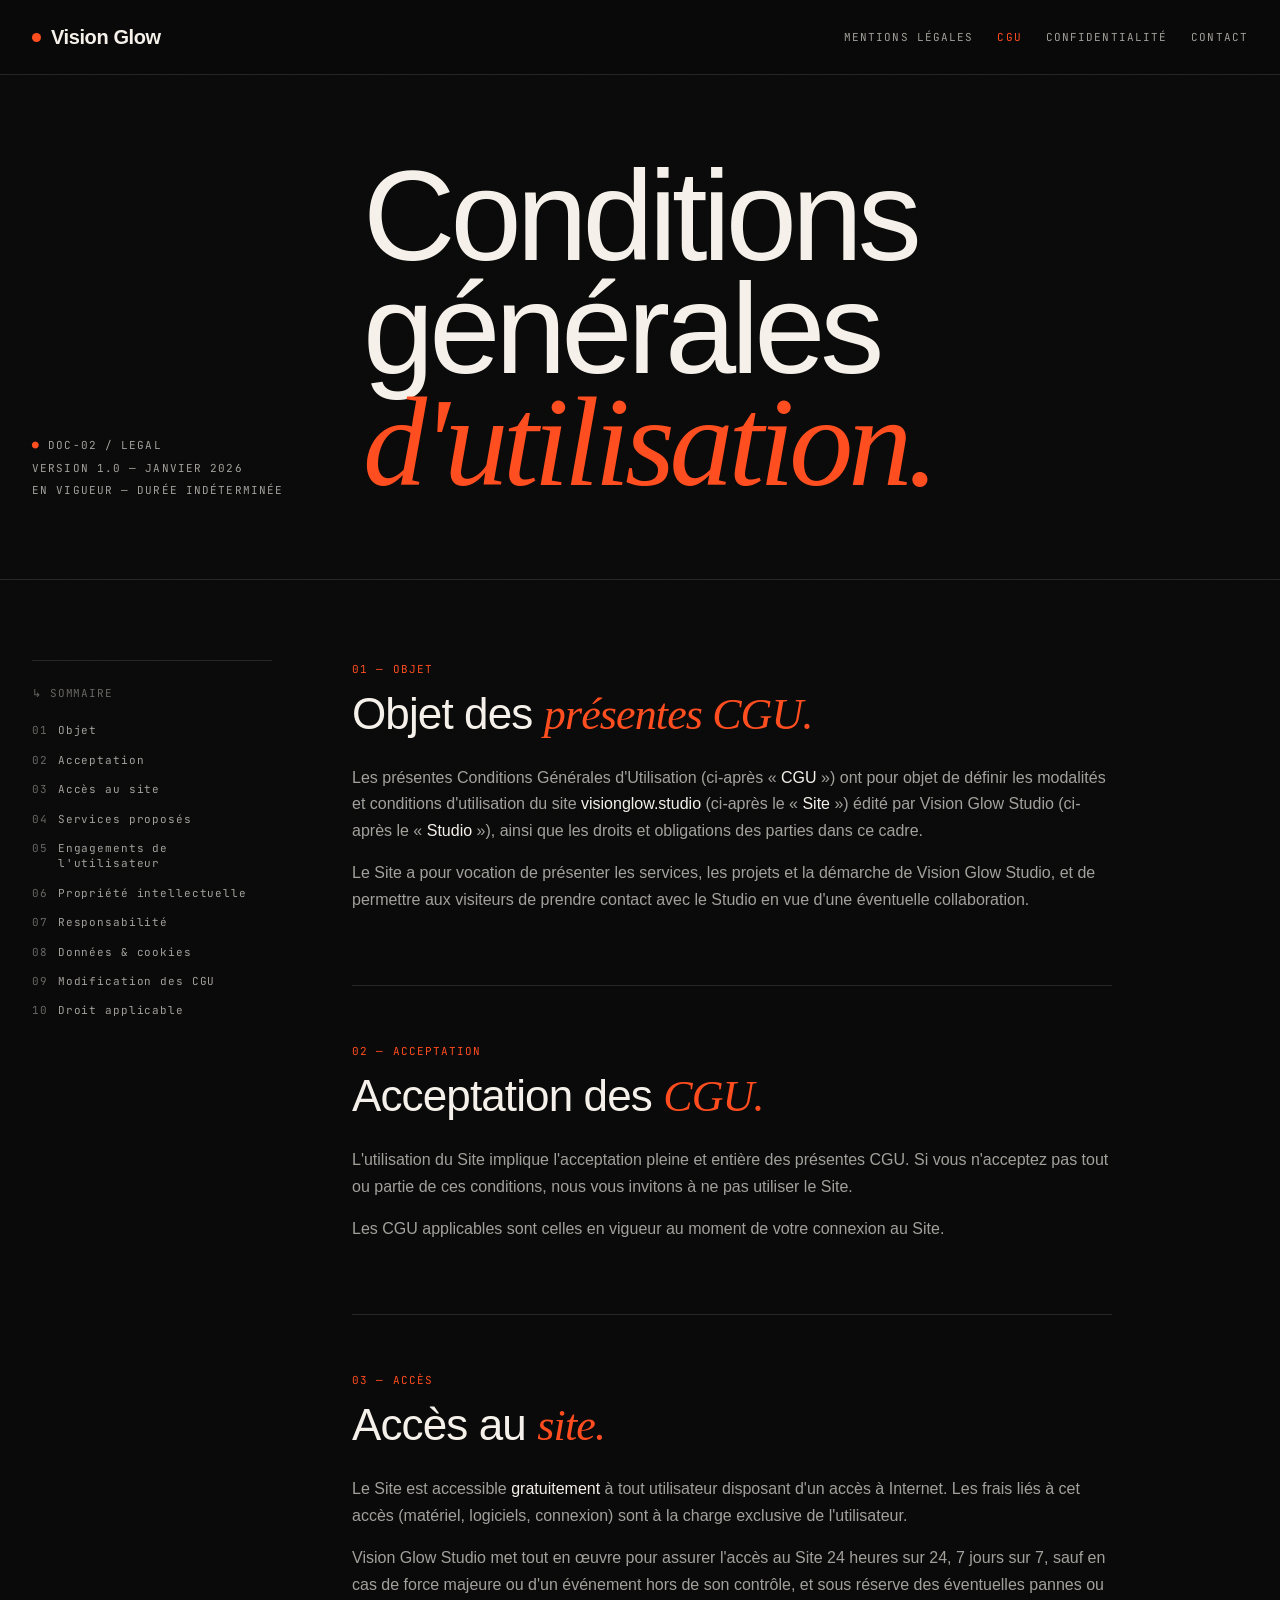
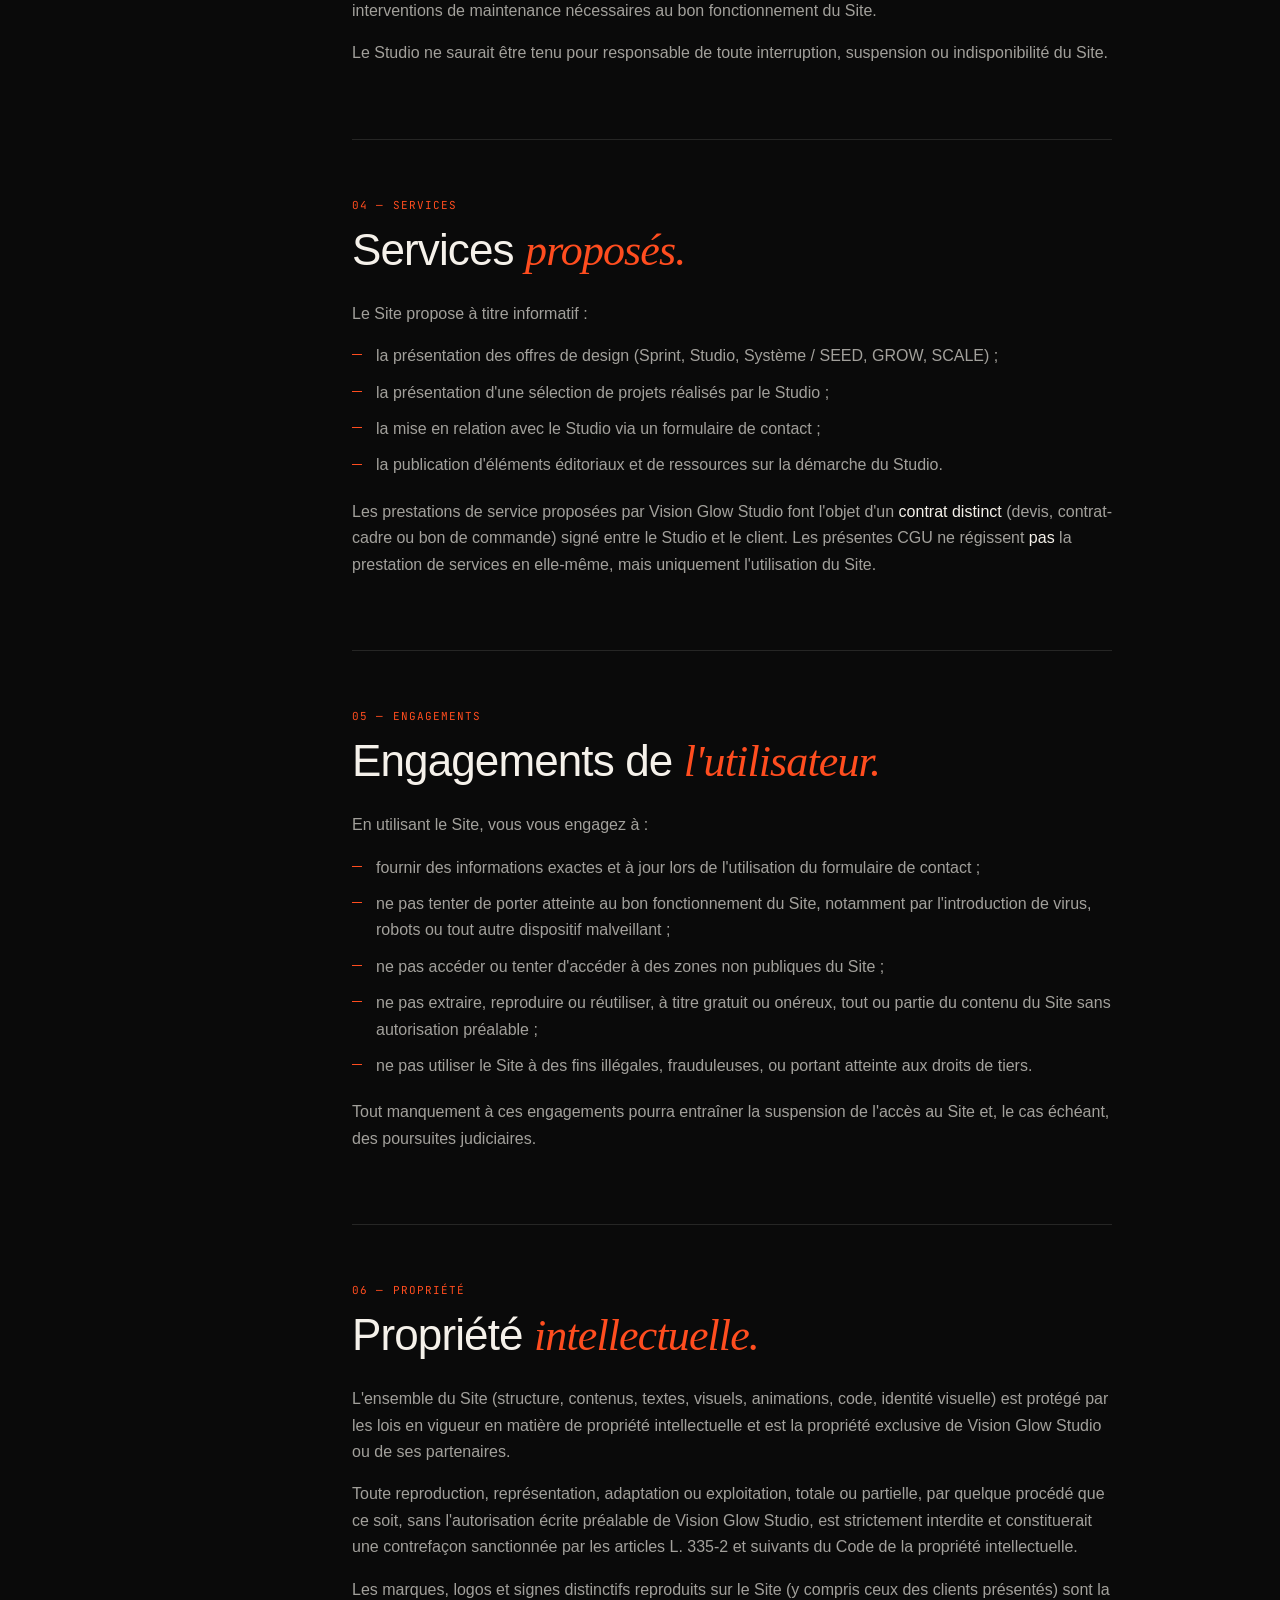
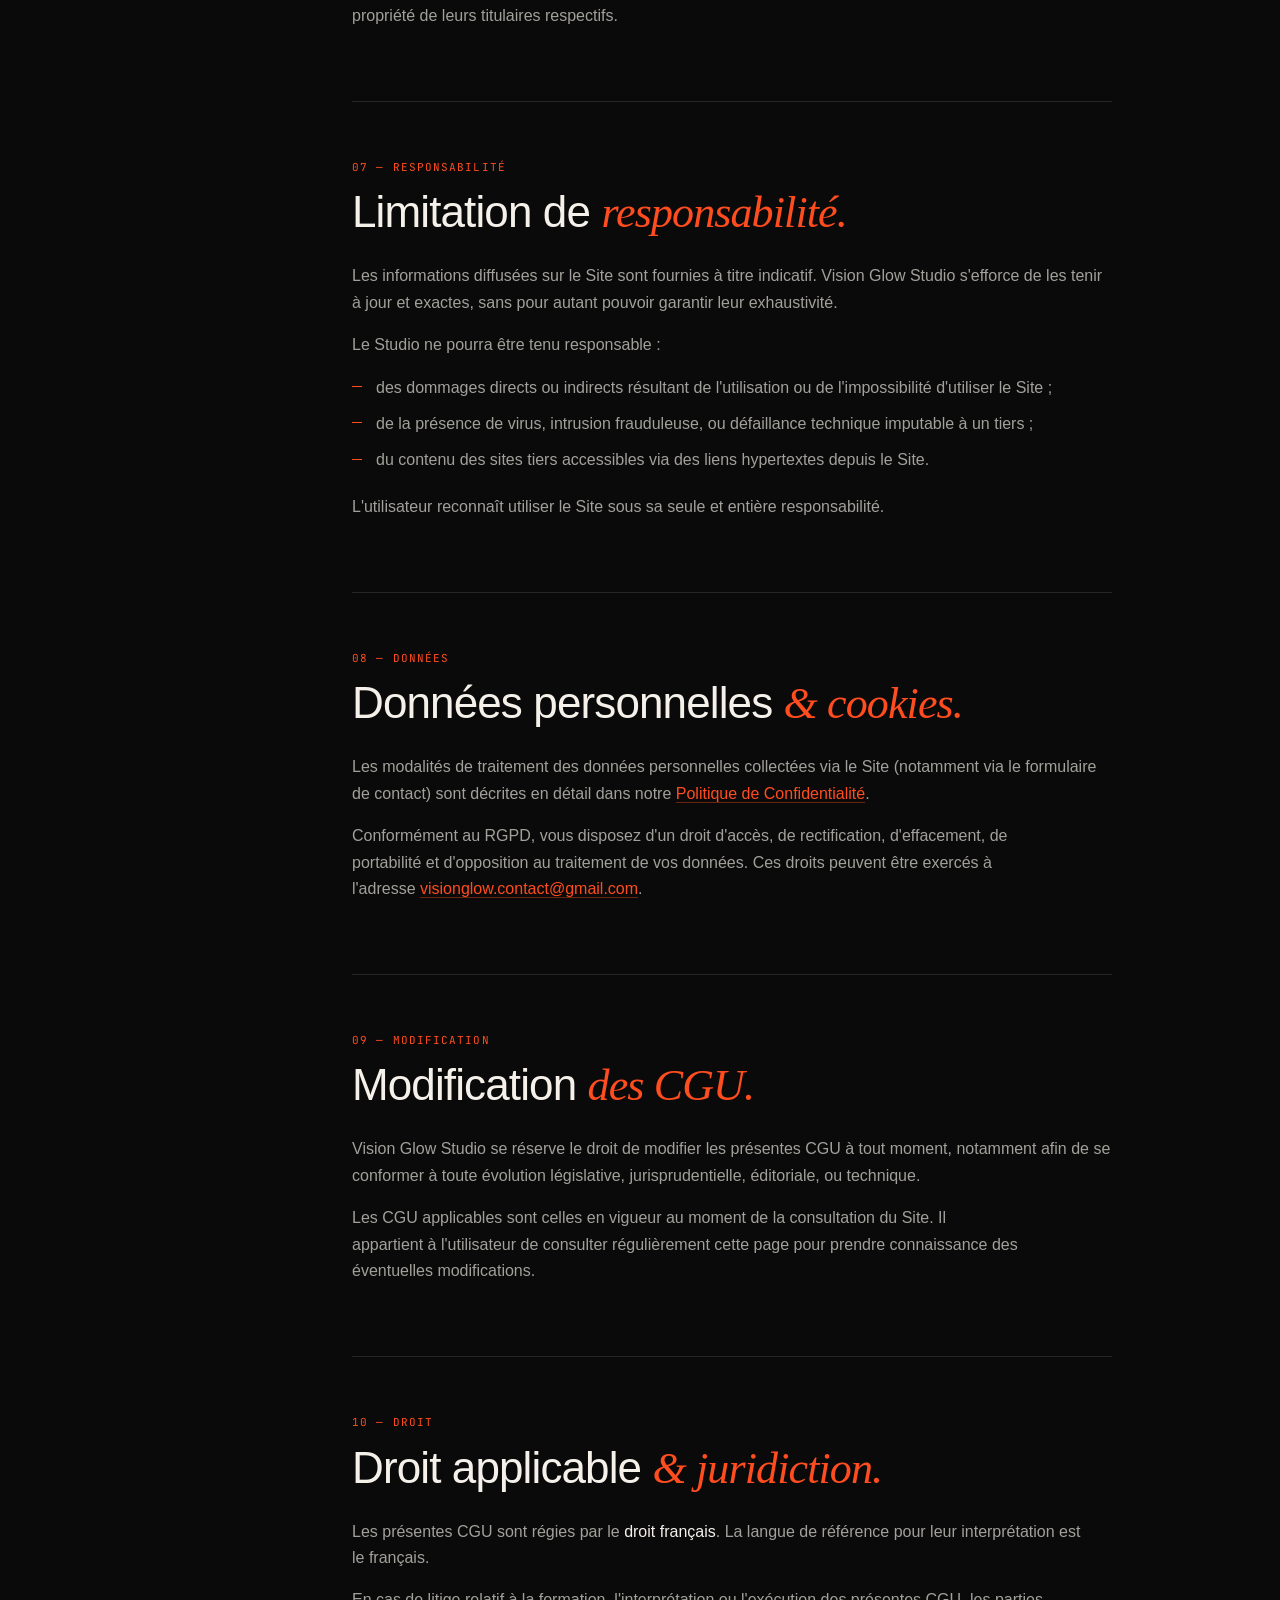
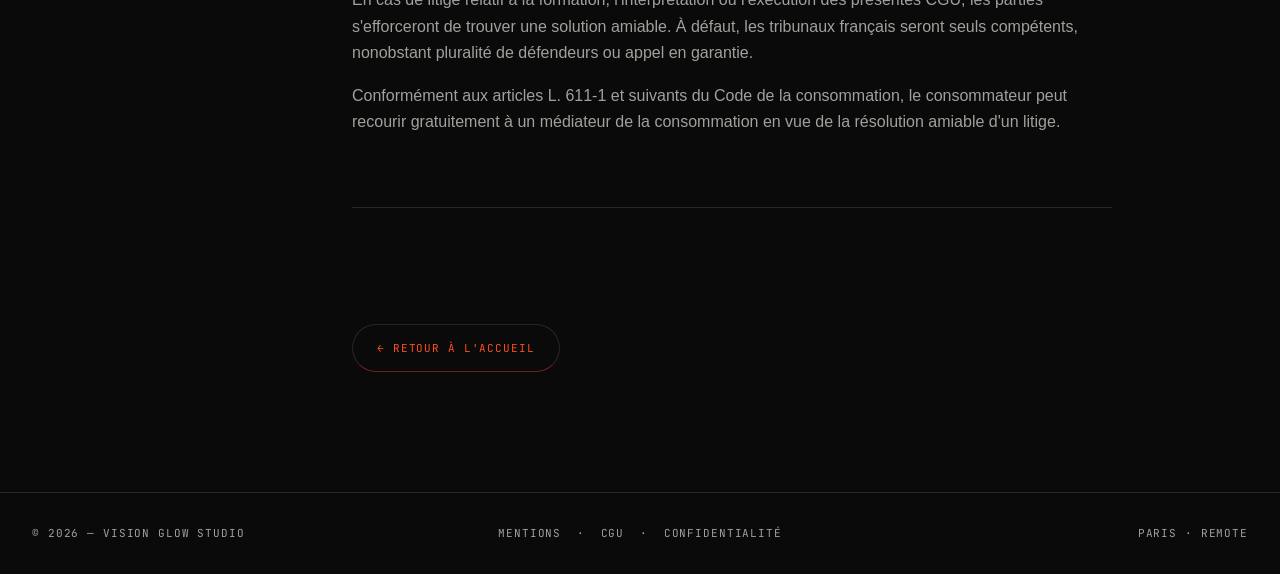
<file: cgu.html>
<!doctype html>
<html lang="fr">
<head>
  <meta charset="utf-8" />
  <link rel="icon" type="image/svg+xml" href="favicon.svg" />
  <meta name="viewport" content="width=device-width, initial-scale=1" />
  <meta name="description" content="Conditions Générales d'Utilisation du site Vision Glow Studio." />
  <meta name="robots" content="index, follow" />
  <title>CGU — Vision Glow</title>
  <link rel="preconnect" href="https://api.fontshare.com" crossorigin />
  <link href="https://api.fontshare.com/v2/css?f[]=clash-display@400,500,600,700&f[]=satoshi@300,400,500,700&display=swap" rel="stylesheet" />
  <link href="https://fonts.googleapis.com/css2?family=JetBrains+Mono:wght@400;500&display=swap" rel="stylesheet" />
  <link rel="stylesheet" href="styles.css" />
  <link rel="stylesheet" href="legal.css" />
</head>
<body>
  <div class="grain" aria-hidden="true"></div>

  <nav class="legal-nav">
    <a href="index.html" class="legal-nav-logo"><span class="dot"></span>Vision Glow</a>
    <div class="legal-nav-links">
      <a href="mentions-legales.html">Mentions Légales</a>
      <a href="cgu.html" class="is-current">CGU</a>
      <a href="politique-confidentialite.html">Confidentialité</a>
      <a href="index.html#contact">Contact</a>
    </div>
  </nav>

  <main class="legal-page">
    <header class="legal-hero">
      <div class="legal-hero-meta">
        <span><span class="dot">●</span> DOC-02 / LEGAL</span>
        <span>VERSION 1.0 — JANVIER 2026</span>
        <span>EN VIGUEUR — DURÉE INDÉTERMINÉE</span>
      </div>
      <h1>Conditions<br />générales<br /><em>d'utilisation.</em></h1>
    </header>

    <div class="legal-wrap">
      <aside class="legal-toc" aria-label="Sommaire">
        <span class="legal-toc-label">↳ Sommaire</span>
        <a href="#objet"><span class="n">01</span> Objet</a>
        <a href="#acceptation"><span class="n">02</span> Acceptation</a>
        <a href="#acces"><span class="n">03</span> Accès au site</a>
        <a href="#services"><span class="n">04</span> Services proposés</a>
        <a href="#engagement"><span class="n">05</span> Engagements de l'utilisateur</a>
        <a href="#propriete"><span class="n">06</span> Propriété intellectuelle</a>
        <a href="#responsabilite"><span class="n">07</span> Responsabilité</a>
        <a href="#donnees"><span class="n">08</span> Données &amp; cookies</a>
        <a href="#modif"><span class="n">09</span> Modification des CGU</a>
        <a href="#droit"><span class="n">10</span> Droit applicable</a>
      </aside>

      <article class="legal-content">

        <section id="objet">
          <span class="sec-num">01 — Objet</span>
          <h2>Objet des <em>présentes CGU.</em></h2>
          <p>Les présentes Conditions Générales d'Utilisation (ci-après « <strong>CGU</strong> ») ont pour objet de définir les modalités et conditions d'utilisation du site <strong>visionglow.studio</strong> (ci-après le « <strong>Site</strong> ») édité par Vision Glow Studio (ci-après le « <strong>Studio</strong> »), ainsi que les droits et obligations des parties dans ce cadre.</p>
          <p>Le Site a pour vocation de présenter les services, les projets et la démarche de Vision Glow Studio, et de permettre aux visiteurs de prendre contact avec le Studio en vue d'une éventuelle collaboration.</p>
        </section>

        <section id="acceptation">
          <span class="sec-num">02 — Acceptation</span>
          <h2>Acceptation des <em>CGU.</em></h2>
          <p>L'utilisation du Site implique l'acceptation pleine et entière des présentes CGU. Si vous n'acceptez pas tout ou partie de ces conditions, nous vous invitons à ne pas utiliser le Site.</p>
          <p>Les CGU applicables sont celles en vigueur au moment de votre connexion au Site.</p>
        </section>

        <section id="acces">
          <span class="sec-num">03 — Accès</span>
          <h2>Accès au <em>site.</em></h2>
          <p>Le Site est accessible <strong>gratuitement</strong> à tout utilisateur disposant d'un accès à Internet. Les frais liés à cet accès (matériel, logiciels, connexion) sont à la charge exclusive de l'utilisateur.</p>
          <p>Vision Glow Studio met tout en œuvre pour assurer l'accès au Site 24 heures sur 24, 7 jours sur 7, sauf en cas de force majeure ou d'un événement hors de son contrôle, et sous réserve des éventuelles pannes ou interventions de maintenance nécessaires au bon fonctionnement du Site.</p>
          <p>Le Studio ne saurait être tenu pour responsable de toute interruption, suspension ou indisponibilité du Site.</p>
        </section>

        <section id="services">
          <span class="sec-num">04 — Services</span>
          <h2>Services <em>proposés.</em></h2>
          <p>Le Site propose à titre informatif&nbsp;:</p>
          <ul>
            <li>la présentation des offres de design (Sprint, Studio, Système / SEED, GROW, SCALE)&nbsp;;</li>
            <li>la présentation d'une sélection de projets réalisés par le Studio&nbsp;;</li>
            <li>la mise en relation avec le Studio via un formulaire de contact&nbsp;;</li>
            <li>la publication d'éléments éditoriaux et de ressources sur la démarche du Studio.</li>
          </ul>
          <p>Les prestations de service proposées par Vision Glow Studio font l'objet d'un <strong>contrat distinct</strong> (devis, contrat-cadre ou bon de commande) signé entre le Studio et le client. Les présentes CGU ne régissent <strong>pas</strong> la prestation de services en elle-même, mais uniquement l'utilisation du Site.</p>
        </section>

        <section id="engagement">
          <span class="sec-num">05 — Engagements</span>
          <h2>Engagements de <em>l'utilisateur.</em></h2>
          <p>En utilisant le Site, vous vous engagez à&nbsp;:</p>
          <ul>
            <li>fournir des informations exactes et à jour lors de l'utilisation du formulaire de contact&nbsp;;</li>
            <li>ne pas tenter de porter atteinte au bon fonctionnement du Site, notamment par l'introduction de virus, robots ou tout autre dispositif malveillant&nbsp;;</li>
            <li>ne pas accéder ou tenter d'accéder à des zones non publiques du Site&nbsp;;</li>
            <li>ne pas extraire, reproduire ou réutiliser, à titre gratuit ou onéreux, tout ou partie du contenu du Site sans autorisation préalable&nbsp;;</li>
            <li>ne pas utiliser le Site à des fins illégales, frauduleuses, ou portant atteinte aux droits de tiers.</li>
          </ul>
          <p>Tout manquement à ces engagements pourra entraîner la suspension de l'accès au Site et, le cas échéant, des poursuites judiciaires.</p>
        </section>

        <section id="propriete">
          <span class="sec-num">06 — Propriété</span>
          <h2>Propriété <em>intellectuelle.</em></h2>
          <p>L'ensemble du Site (structure, contenus, textes, visuels, animations, code, identité visuelle) est protégé par les lois en vigueur en matière de propriété intellectuelle et est la propriété exclusive de Vision Glow Studio ou de ses partenaires.</p>
          <p>Toute reproduction, représentation, adaptation ou exploitation, totale ou partielle, par quelque procédé que ce soit, sans l'autorisation écrite préalable de Vision Glow Studio, est strictement interdite et constituerait une contrefaçon sanctionnée par les articles L. 335-2 et suivants du Code de la propriété intellectuelle.</p>
          <p>Les marques, logos et signes distinctifs reproduits sur le Site (y compris ceux des clients présentés) sont la propriété de leurs titulaires respectifs.</p>
        </section>

        <section id="responsabilite">
          <span class="sec-num">07 — Responsabilité</span>
          <h2>Limitation de <em>responsabilité.</em></h2>
          <p>Les informations diffusées sur le Site sont fournies à titre indicatif. Vision Glow Studio s'efforce de les tenir à jour et exactes, sans pour autant pouvoir garantir leur exhaustivité.</p>
          <p>Le Studio ne pourra être tenu responsable&nbsp;:</p>
          <ul>
            <li>des dommages directs ou indirects résultant de l'utilisation ou de l'impossibilité d'utiliser le Site&nbsp;;</li>
            <li>de la présence de virus, intrusion frauduleuse, ou défaillance technique imputable à un tiers&nbsp;;</li>
            <li>du contenu des sites tiers accessibles via des liens hypertextes depuis le Site.</li>
          </ul>
          <p>L'utilisateur reconnaît utiliser le Site sous sa seule et entière responsabilité.</p>
        </section>

        <section id="donnees">
          <span class="sec-num">08 — Données</span>
          <h2>Données personnelles <em>&amp; cookies.</em></h2>
          <p>Les modalités de traitement des données personnelles collectées via le Site (notamment via le formulaire de contact) sont décrites en détail dans notre <a href="politique-confidentialite.html">Politique de Confidentialité</a>.</p>
          <p>Conformément au RGPD, vous disposez d'un droit d'accès, de rectification, d'effacement, de portabilité et d'opposition au traitement de vos données. Ces droits peuvent être exercés à l'adresse <a href="mailto:visionglow.contact@gmail.com">visionglow.contact@gmail.com</a>.</p>
        </section>

        <section id="modif">
          <span class="sec-num">09 — Modification</span>
          <h2>Modification <em>des CGU.</em></h2>
          <p>Vision Glow Studio se réserve le droit de modifier les présentes CGU à tout moment, notamment afin de se conformer à toute évolution législative, jurisprudentielle, éditoriale, ou technique.</p>
          <p>Les CGU applicables sont celles en vigueur au moment de la consultation du Site. Il appartient à l'utilisateur de consulter régulièrement cette page pour prendre connaissance des éventuelles modifications.</p>
        </section>

        <section id="droit">
          <span class="sec-num">10 — Droit</span>
          <h2>Droit applicable <em>&amp; juridiction.</em></h2>
          <p>Les présentes CGU sont régies par le <strong>droit français</strong>. La langue de référence pour leur interprétation est le français.</p>
          <p>En cas de litige relatif à la formation, l'interprétation ou l'exécution des présentes CGU, les parties s'efforceront de trouver une solution amiable. À défaut, les tribunaux français seront seuls compétents, nonobstant pluralité de défendeurs ou appel en garantie.</p>
          <p>Conformément aux articles L. 611-1 et suivants du Code de la consommation, le consommateur peut recourir gratuitement à un médiateur de la consommation en vue de la résolution amiable d'un litige.</p>
        </section>

        <a href="index.html" class="legal-back">← Retour à l'accueil</a>
      </article>
    </div>

    <footer class="legal-foot">
      <div>© 2026 — Vision Glow Studio</div>
      <div class="center">
        <a href="mentions-legales.html">Mentions</a>
        &nbsp;·&nbsp;
        <a href="cgu.html">CGU</a>
        &nbsp;·&nbsp;
        <a href="politique-confidentialite.html">Confidentialité</a>
      </div>
      <div class="right">Paris · Remote</div>
    </footer>
  </main>
</body>
</html>
</file>
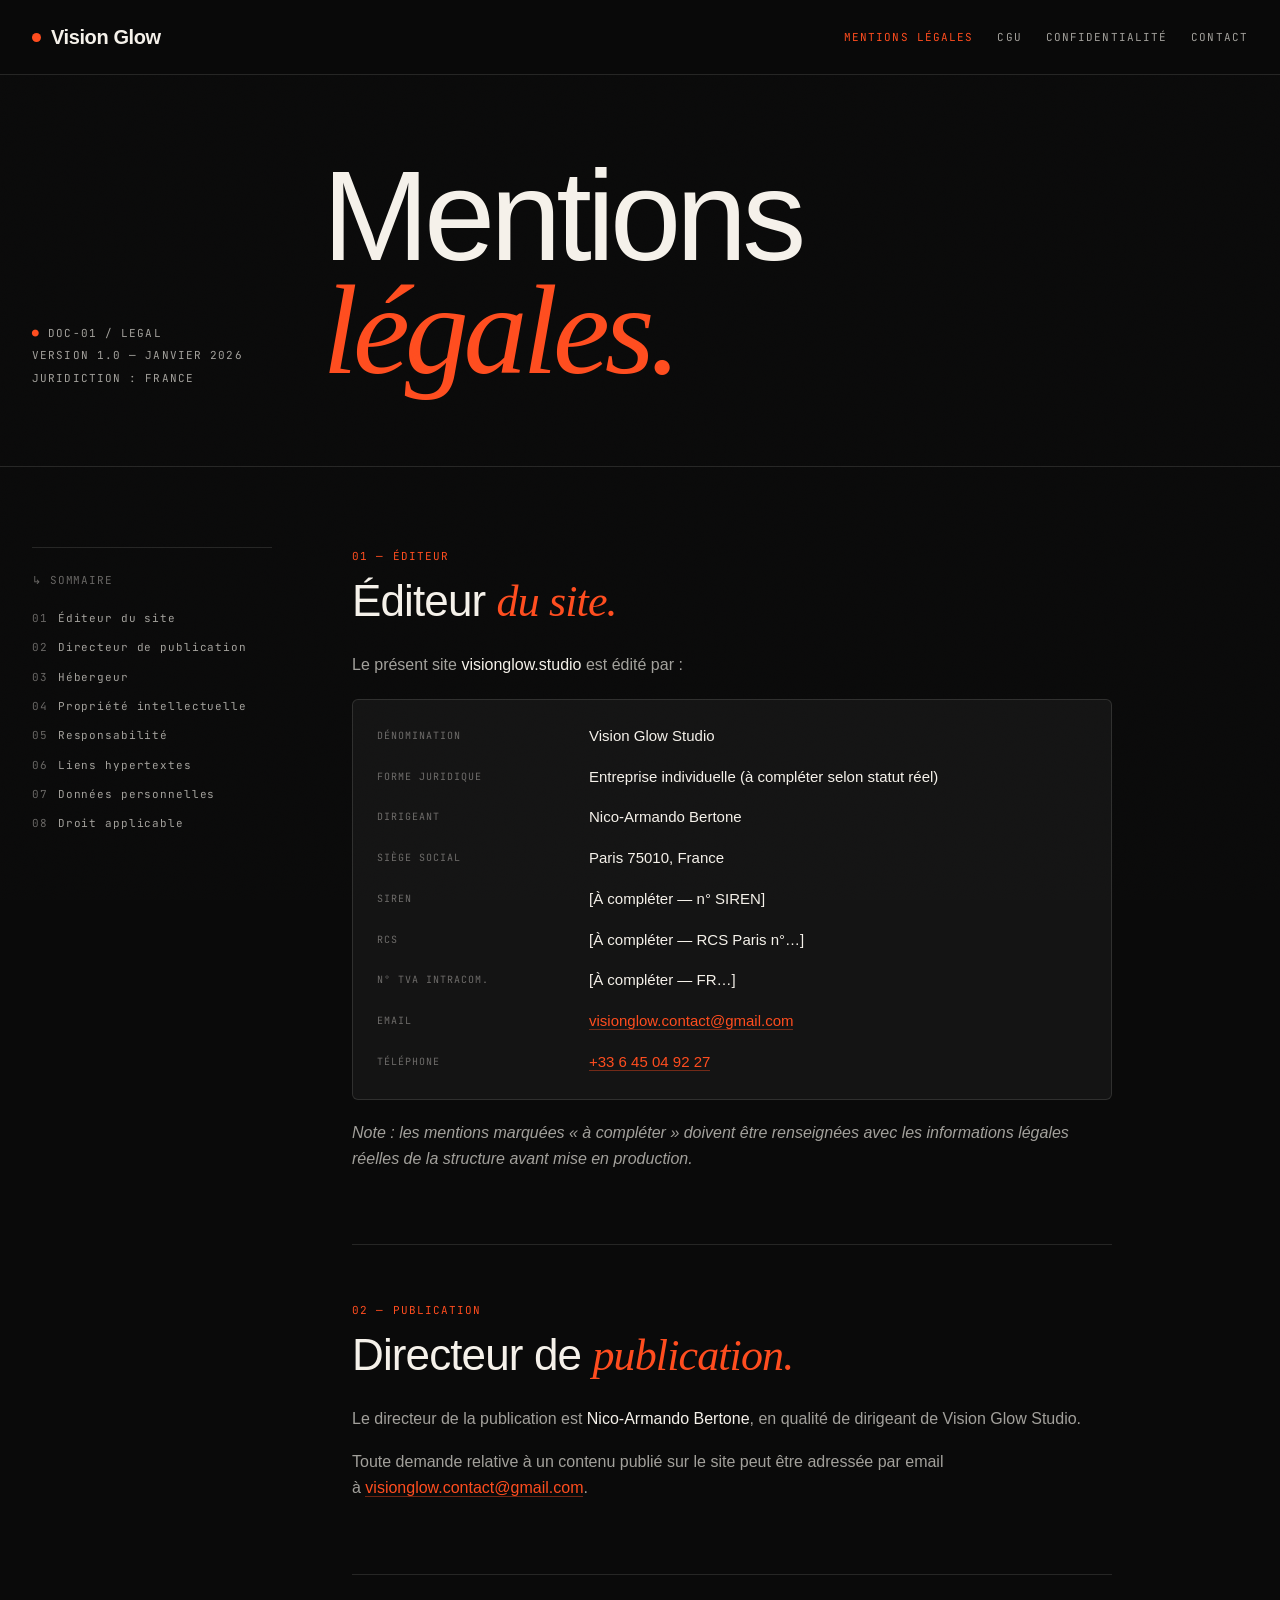
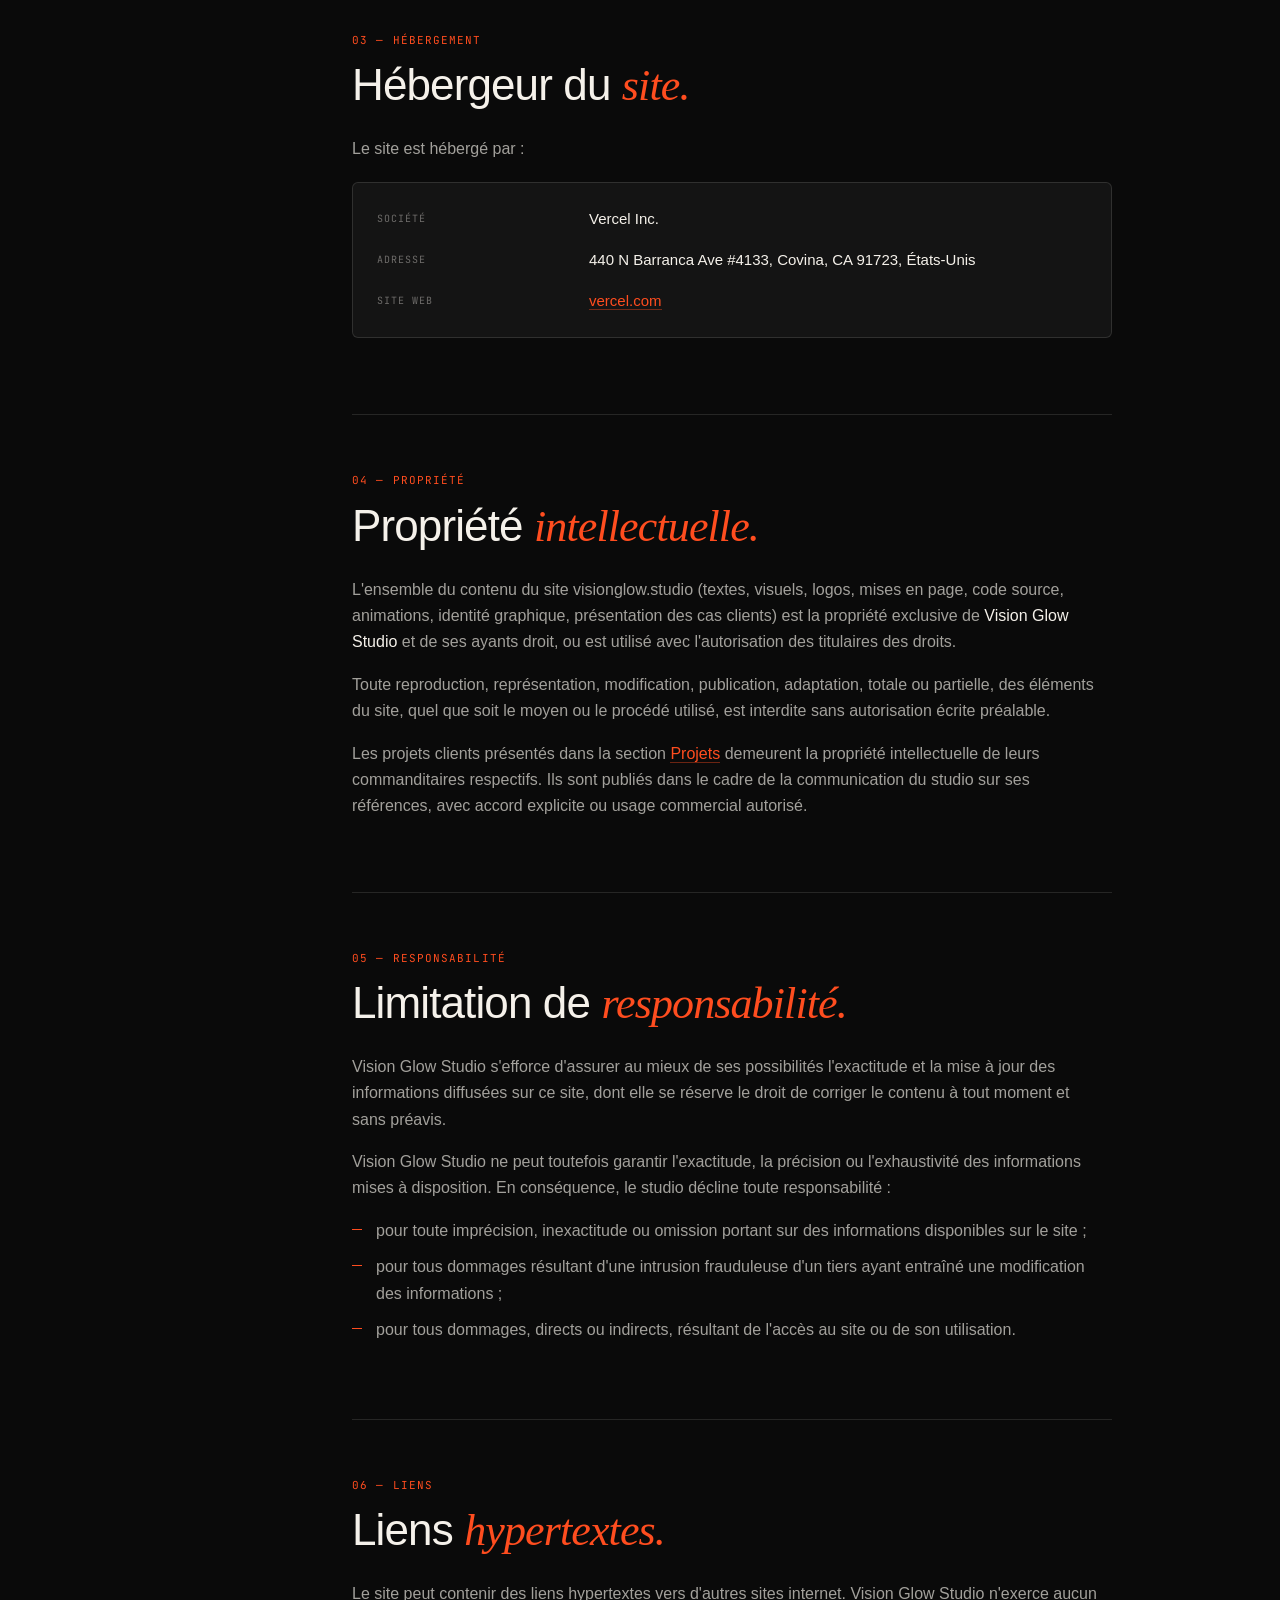
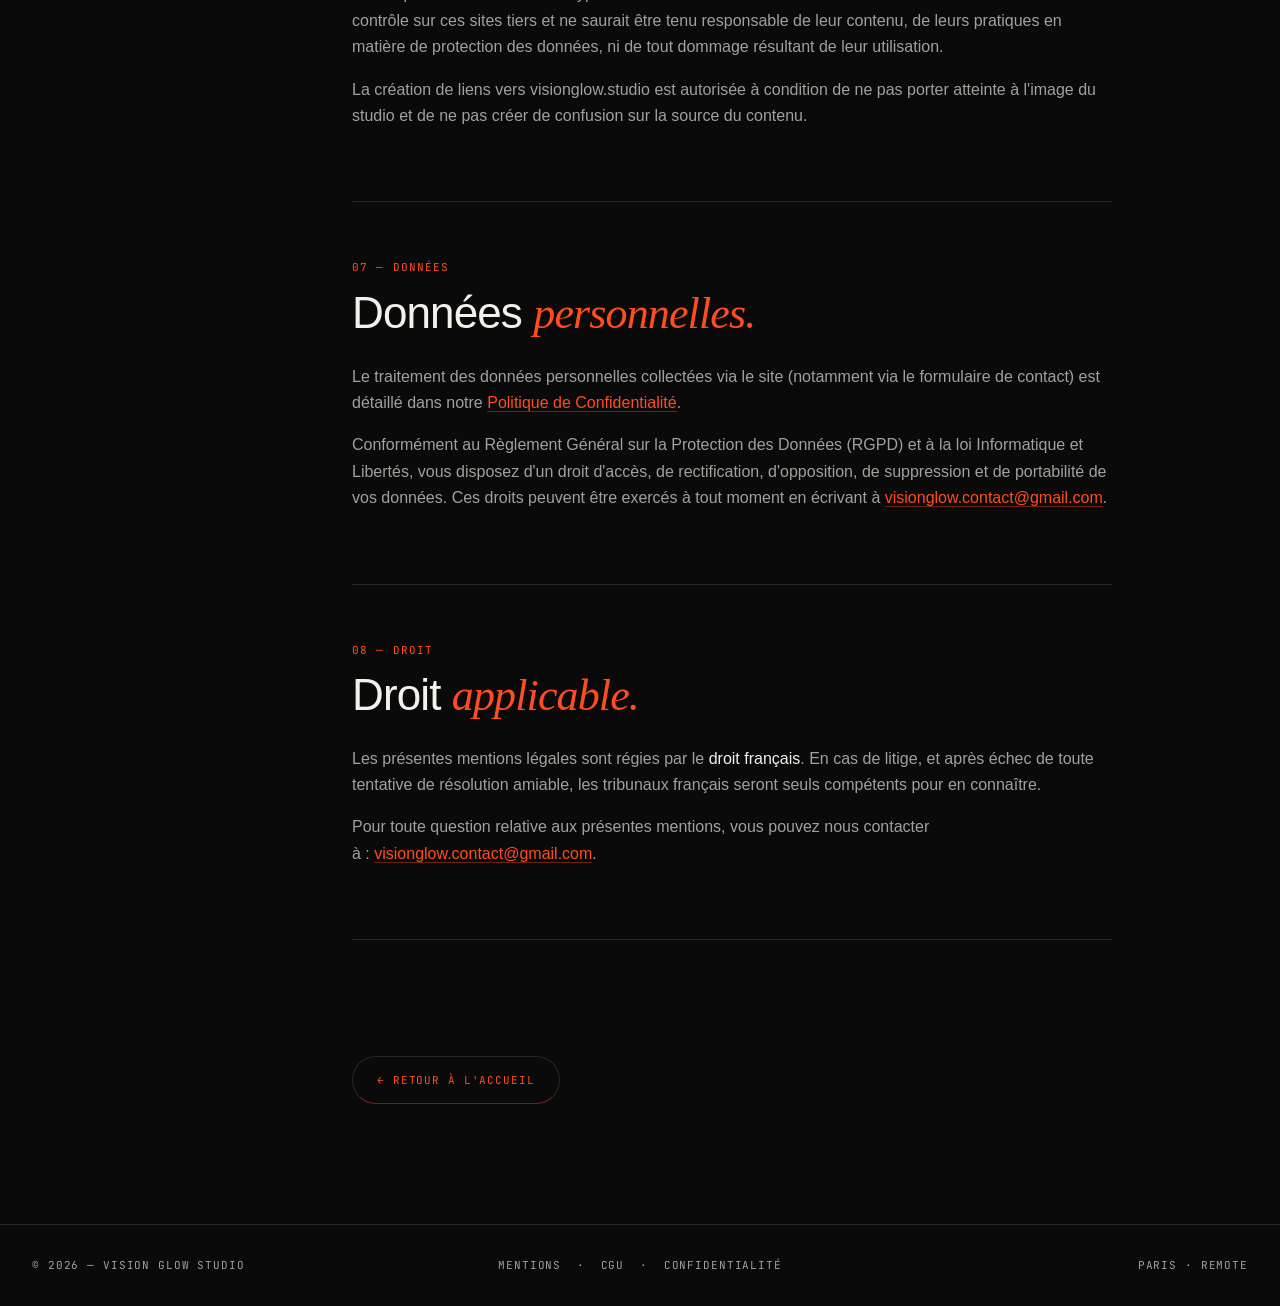
<file: mentions-legales.html>
<!doctype html>
<html lang="fr">
<head>
  <meta charset="utf-8" />
  <link rel="icon" type="image/svg+xml" href="favicon.svg" />
  <meta name="viewport" content="width=device-width, initial-scale=1" />
  <meta name="description" content="Mentions légales de Vision Glow Studio — éditeur, hébergeur, propriété intellectuelle." />
  <meta name="robots" content="index, follow" />
  <title>Mentions Légales — Vision Glow</title>
  <link rel="preconnect" href="https://api.fontshare.com" crossorigin />
  <link href="https://api.fontshare.com/v2/css?f[]=clash-display@400,500,600,700&f[]=satoshi@300,400,500,700&display=swap" rel="stylesheet" />
  <link href="https://fonts.googleapis.com/css2?family=JetBrains+Mono:wght@400;500&display=swap" rel="stylesheet" />
  <link rel="stylesheet" href="styles.css" />
  <link rel="stylesheet" href="legal.css" />
</head>
<body>
  <div class="grain" aria-hidden="true"></div>

  <nav class="legal-nav">
    <a href="index.html" class="legal-nav-logo"><span class="dot"></span>Vision Glow</a>
    <div class="legal-nav-links">
      <a href="mentions-legales.html" class="is-current">Mentions Légales</a>
      <a href="cgu.html">CGU</a>
      <a href="politique-confidentialite.html">Confidentialité</a>
      <a href="index.html#contact">Contact</a>
    </div>
  </nav>

  <main class="legal-page">
    <header class="legal-hero">
      <div class="legal-hero-meta">
        <span><span class="dot">●</span> DOC-01 / LEGAL</span>
        <span>VERSION 1.0 — JANVIER 2026</span>
        <span>JURIDICTION : FRANCE</span>
      </div>
      <h1>Mentions<br /><em>légales.</em></h1>
    </header>

    <div class="legal-wrap">
      <aside class="legal-toc" aria-label="Sommaire">
        <span class="legal-toc-label">↳ Sommaire</span>
        <a href="#editeur"><span class="n">01</span> Éditeur du site</a>
        <a href="#publication"><span class="n">02</span> Directeur de publication</a>
        <a href="#hebergeur"><span class="n">03</span> Hébergeur</a>
        <a href="#propriete"><span class="n">04</span> Propriété intellectuelle</a>
        <a href="#responsabilite"><span class="n">05</span> Responsabilité</a>
        <a href="#liens"><span class="n">06</span> Liens hypertextes</a>
        <a href="#donnees"><span class="n">07</span> Données personnelles</a>
        <a href="#droit"><span class="n">08</span> Droit applicable</a>
      </aside>

      <article class="legal-content">

        <section id="editeur">
          <span class="sec-num">01 — Éditeur</span>
          <h2>Éditeur <em>du site.</em></h2>
          <p>Le présent site <strong>visionglow.studio</strong> est édité par :</p>
          <dl class="legal-info-grid">
            <dt>Dénomination</dt><dd>Vision Glow Studio</dd>
            <dt>Forme juridique</dt><dd>Entreprise individuelle (à compléter selon statut réel)</dd>
            <dt>Dirigeant</dt><dd>Nico-Armando Bertone</dd>
            <dt>Siège social</dt><dd>Paris 75010, France</dd>
            <dt>SIREN</dt><dd>[À compléter — n° SIREN]</dd>
            <dt>RCS</dt><dd>[À compléter — RCS Paris n°…]</dd>
            <dt>N° TVA intracom.</dt><dd>[À compléter — FR…]</dd>
            <dt>Email</dt><dd><a href="mailto:visionglow.contact@gmail.com">visionglow.contact@gmail.com</a></dd>
            <dt>Téléphone</dt><dd><a href="tel:+33645049227">+33 6 45 04 92 27</a></dd>
          </dl>
          <p><em>Note&nbsp;: les mentions marquées « à compléter » doivent être renseignées avec les informations légales réelles de la structure avant mise en production.</em></p>
        </section>

        <section id="publication">
          <span class="sec-num">02 — Publication</span>
          <h2>Directeur de <em>publication.</em></h2>
          <p>Le directeur de la publication est <strong>Nico-Armando Bertone</strong>, en qualité de dirigeant de Vision Glow Studio.</p>
          <p>Toute demande relative à un contenu publié sur le site peut être adressée par email à <a href="mailto:visionglow.contact@gmail.com">visionglow.contact@gmail.com</a>.</p>
        </section>

        <section id="hebergeur">
          <span class="sec-num">03 — Hébergement</span>
          <h2>Hébergeur du <em>site.</em></h2>
          <p>Le site est hébergé par :</p>
          <dl class="legal-info-grid">
            <dt>Société</dt><dd>Vercel Inc.</dd>
            <dt>Adresse</dt><dd>440 N Barranca Ave #4133, Covina, CA 91723, États-Unis</dd>
            <dt>Site web</dt><dd><a href="https://vercel.com" target="_blank" rel="noopener noreferrer">vercel.com</a></dd>
          </dl>
        </section>

        <section id="propriete">
          <span class="sec-num">04 — Propriété</span>
          <h2>Propriété <em>intellectuelle.</em></h2>
          <p>L'ensemble du contenu du site visionglow.studio (textes, visuels, logos, mises en page, code source, animations, identité graphique, présentation des cas clients) est la propriété exclusive de <strong>Vision Glow Studio</strong> et de ses ayants droit, ou est utilisé avec l'autorisation des titulaires des droits.</p>
          <p>Toute reproduction, représentation, modification, publication, adaptation, totale ou partielle, des éléments du site, quel que soit le moyen ou le procédé utilisé, est interdite sans autorisation écrite préalable.</p>
          <p>Les projets clients présentés dans la section <a href="projects.html">Projets</a> demeurent la propriété intellectuelle de leurs commanditaires respectifs. Ils sont publiés dans le cadre de la communication du studio sur ses références, avec accord explicite ou usage commercial autorisé.</p>
        </section>

        <section id="responsabilite">
          <span class="sec-num">05 — Responsabilité</span>
          <h2>Limitation de <em>responsabilité.</em></h2>
          <p>Vision Glow Studio s'efforce d'assurer au mieux de ses possibilités l'exactitude et la mise à jour des informations diffusées sur ce site, dont elle se réserve le droit de corriger le contenu à tout moment et sans préavis.</p>
          <p>Vision Glow Studio ne peut toutefois garantir l'exactitude, la précision ou l'exhaustivité des informations mises à disposition. En conséquence, le studio décline toute responsabilité&nbsp;:</p>
          <ul>
            <li>pour toute imprécision, inexactitude ou omission portant sur des informations disponibles sur le site&nbsp;;</li>
            <li>pour tous dommages résultant d'une intrusion frauduleuse d'un tiers ayant entraîné une modification des informations&nbsp;;</li>
            <li>pour tous dommages, directs ou indirects, résultant de l'accès au site ou de son utilisation.</li>
          </ul>
        </section>

        <section id="liens">
          <span class="sec-num">06 — Liens</span>
          <h2>Liens <em>hypertextes.</em></h2>
          <p>Le site peut contenir des liens hypertextes vers d'autres sites internet. Vision Glow Studio n'exerce aucun contrôle sur ces sites tiers et ne saurait être tenu responsable de leur contenu, de leurs pratiques en matière de protection des données, ni de tout dommage résultant de leur utilisation.</p>
          <p>La création de liens vers visionglow.studio est autorisée à condition de ne pas porter atteinte à l'image du studio et de ne pas créer de confusion sur la source du contenu.</p>
        </section>

        <section id="donnees">
          <span class="sec-num">07 — Données</span>
          <h2>Données <em>personnelles.</em></h2>
          <p>Le traitement des données personnelles collectées via le site (notamment via le formulaire de contact) est détaillé dans notre <a href="politique-confidentialite.html">Politique de Confidentialité</a>.</p>
          <p>Conformément au Règlement Général sur la Protection des Données (RGPD) et à la loi Informatique et Libertés, vous disposez d'un droit d'accès, de rectification, d'opposition, de suppression et de portabilité de vos données. Ces droits peuvent être exercés à tout moment en écrivant à <a href="mailto:visionglow.contact@gmail.com">visionglow.contact@gmail.com</a>.</p>
        </section>

        <section id="droit">
          <span class="sec-num">08 — Droit</span>
          <h2>Droit <em>applicable.</em></h2>
          <p>Les présentes mentions légales sont régies par le <strong>droit français</strong>. En cas de litige, et après échec de toute tentative de résolution amiable, les tribunaux français seront seuls compétents pour en connaître.</p>
          <p>Pour toute question relative aux présentes mentions, vous pouvez nous contacter à&nbsp;: <a href="mailto:visionglow.contact@gmail.com">visionglow.contact@gmail.com</a>.</p>
        </section>

        <a href="index.html" class="legal-back">← Retour à l'accueil</a>
      </article>
    </div>

    <footer class="legal-foot">
      <div>© 2026 — Vision Glow Studio</div>
      <div class="center">
        <a href="mentions-legales.html">Mentions</a>
        &nbsp;·&nbsp;
        <a href="cgu.html">CGU</a>
        &nbsp;·&nbsp;
        <a href="politique-confidentialite.html">Confidentialité</a>
      </div>
      <div class="right">Paris · Remote</div>
    </footer>
  </main>
</body>
</html>
</file>
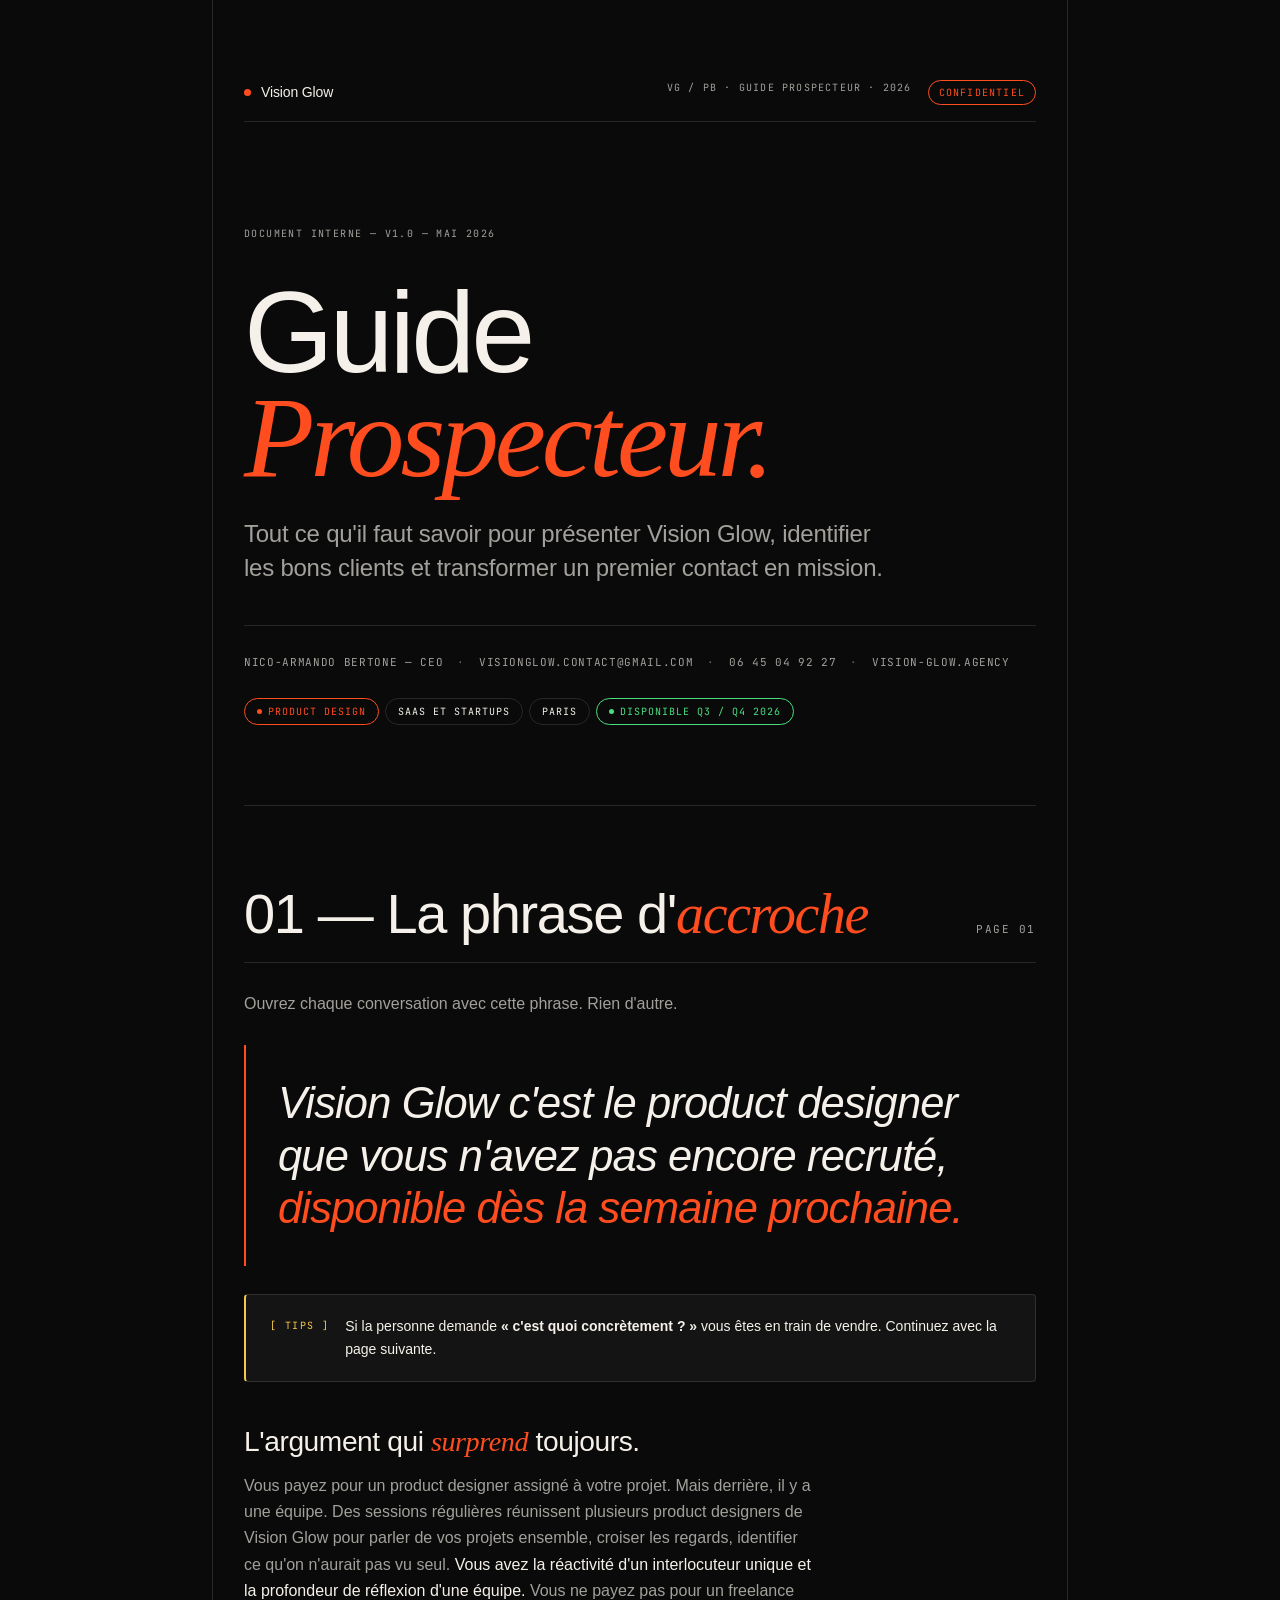
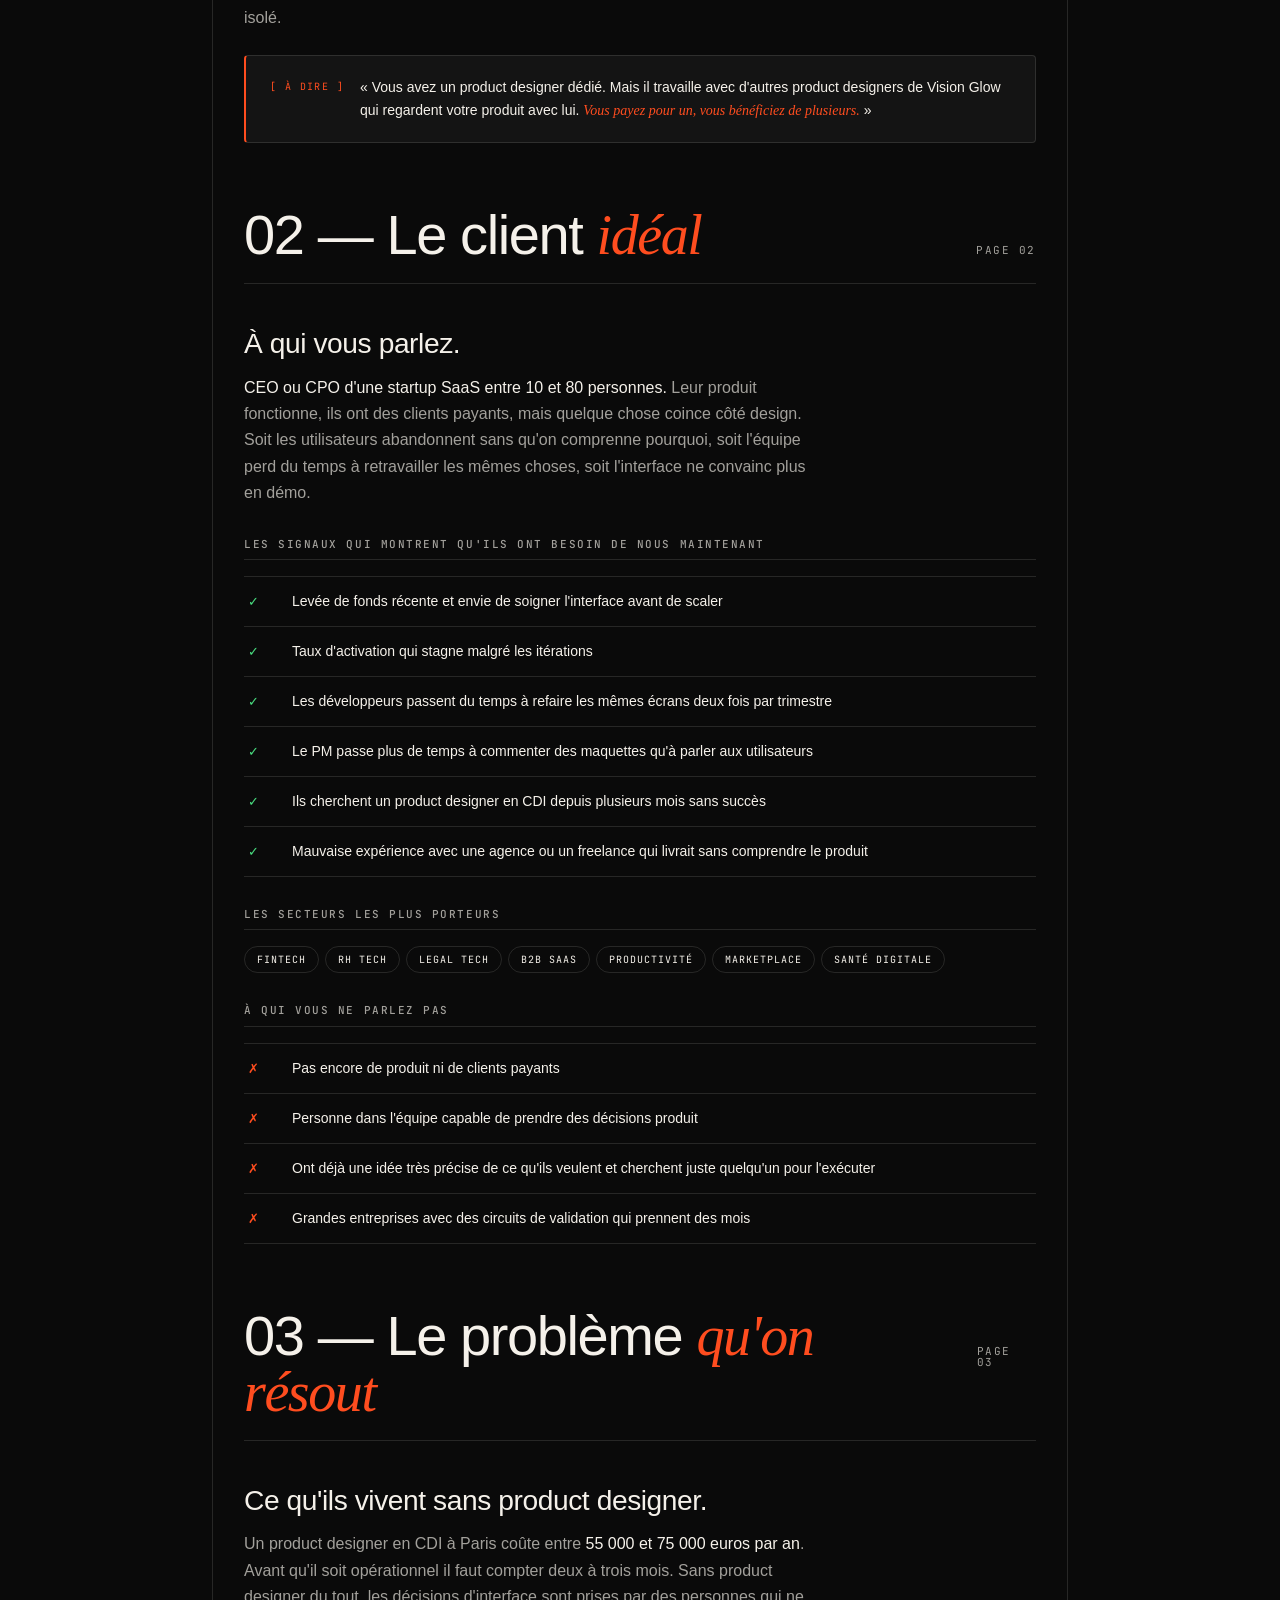
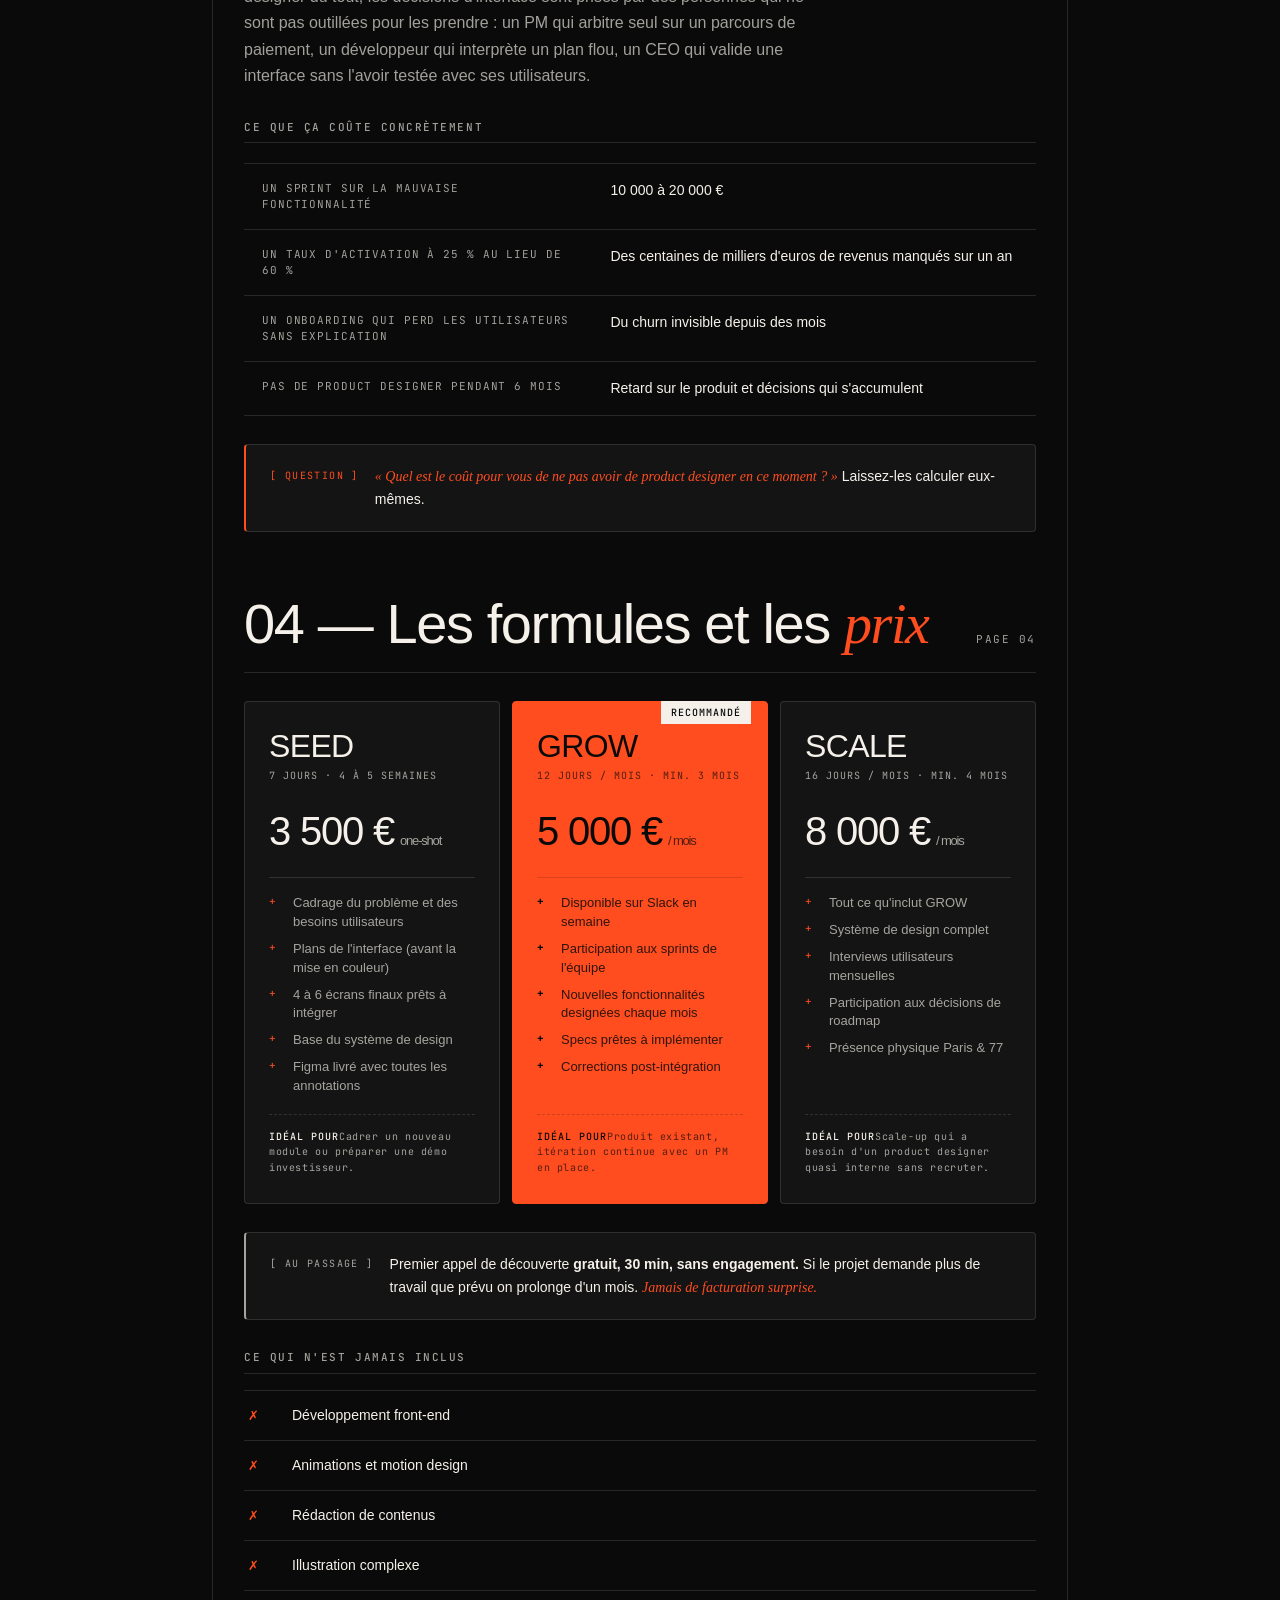
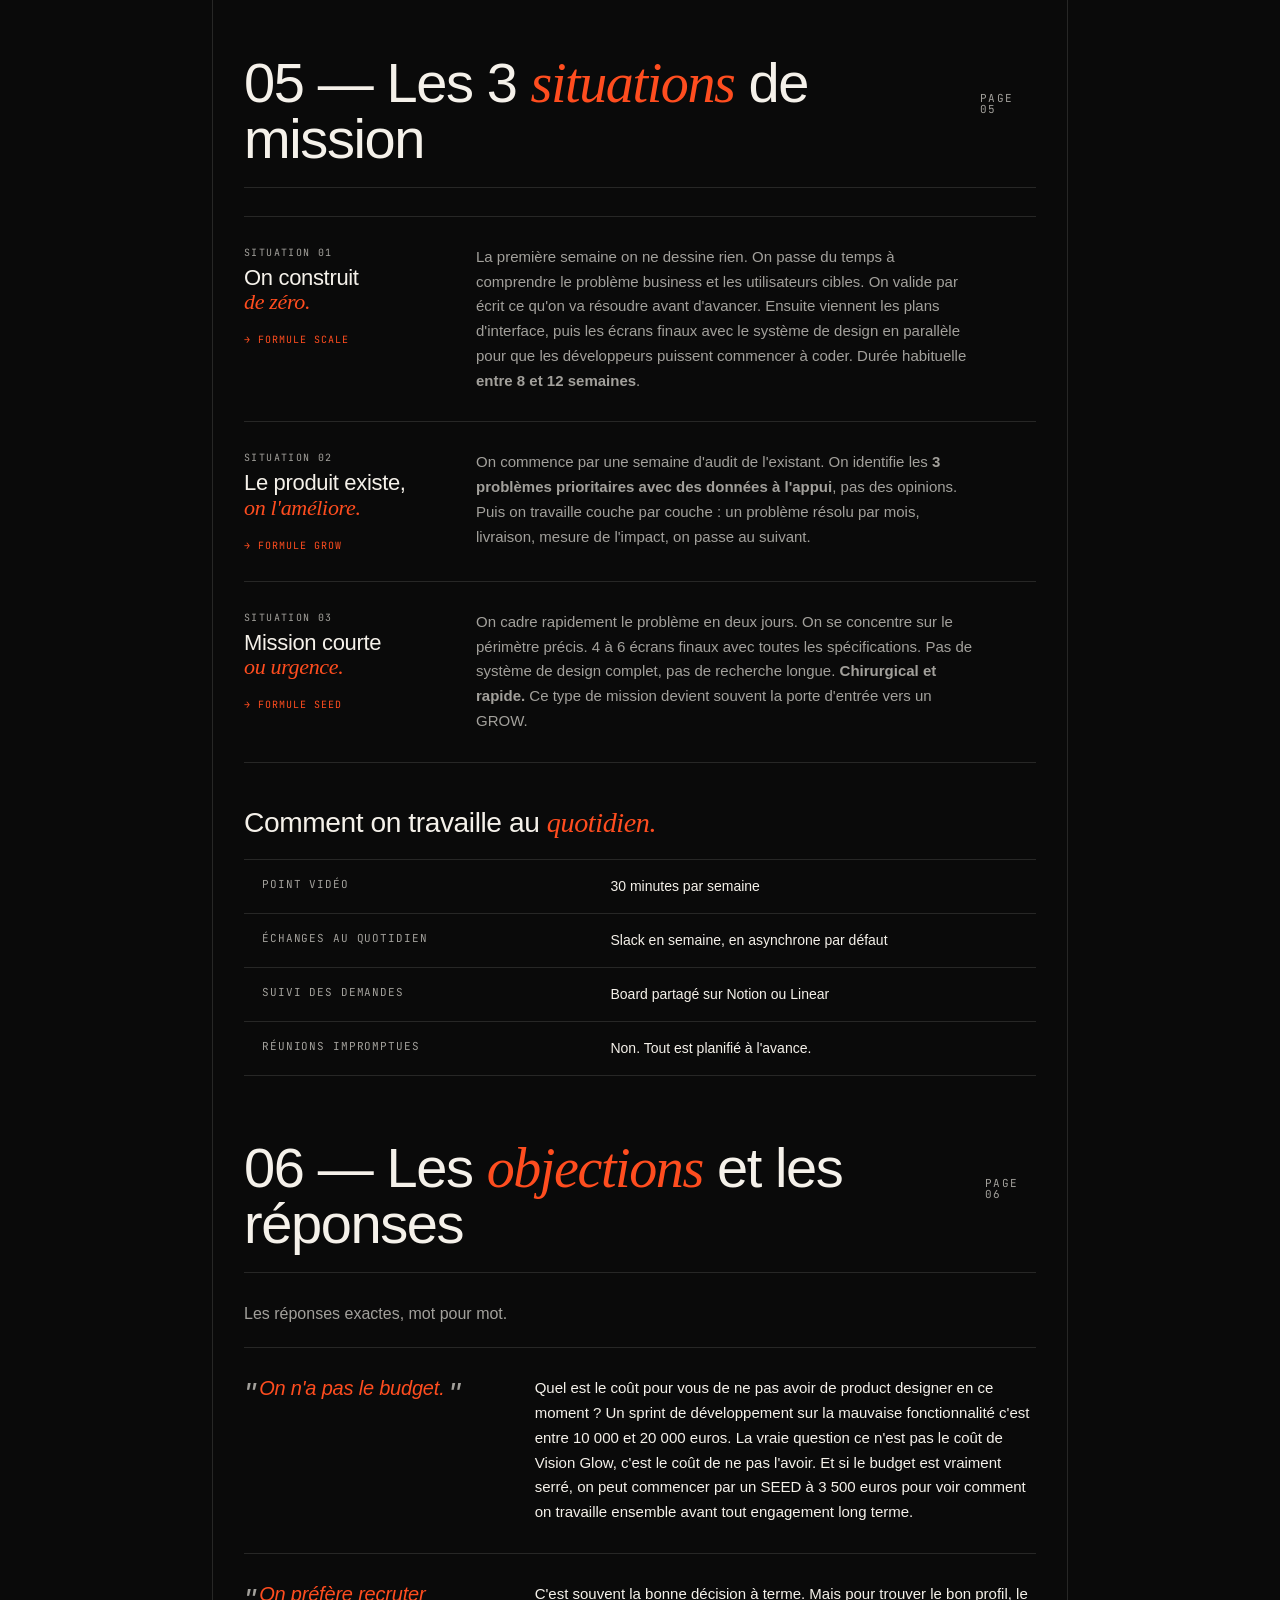
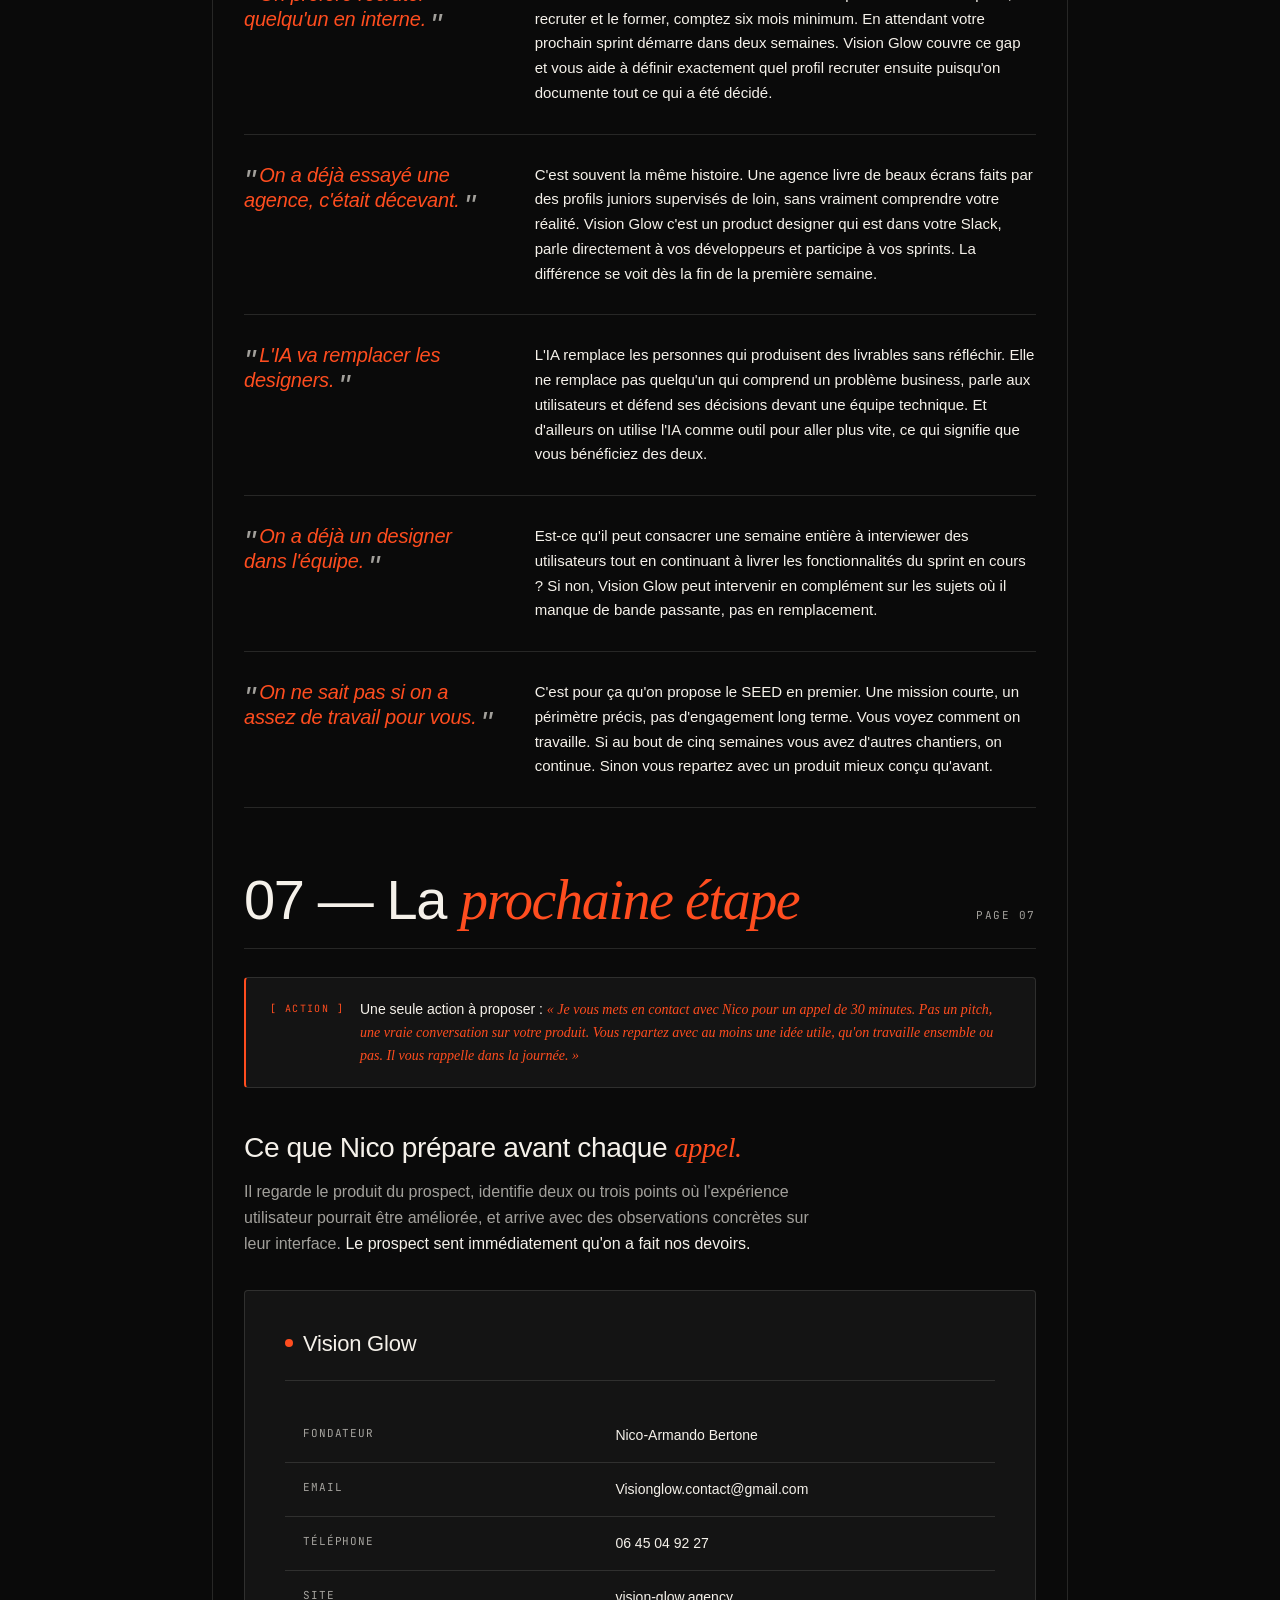
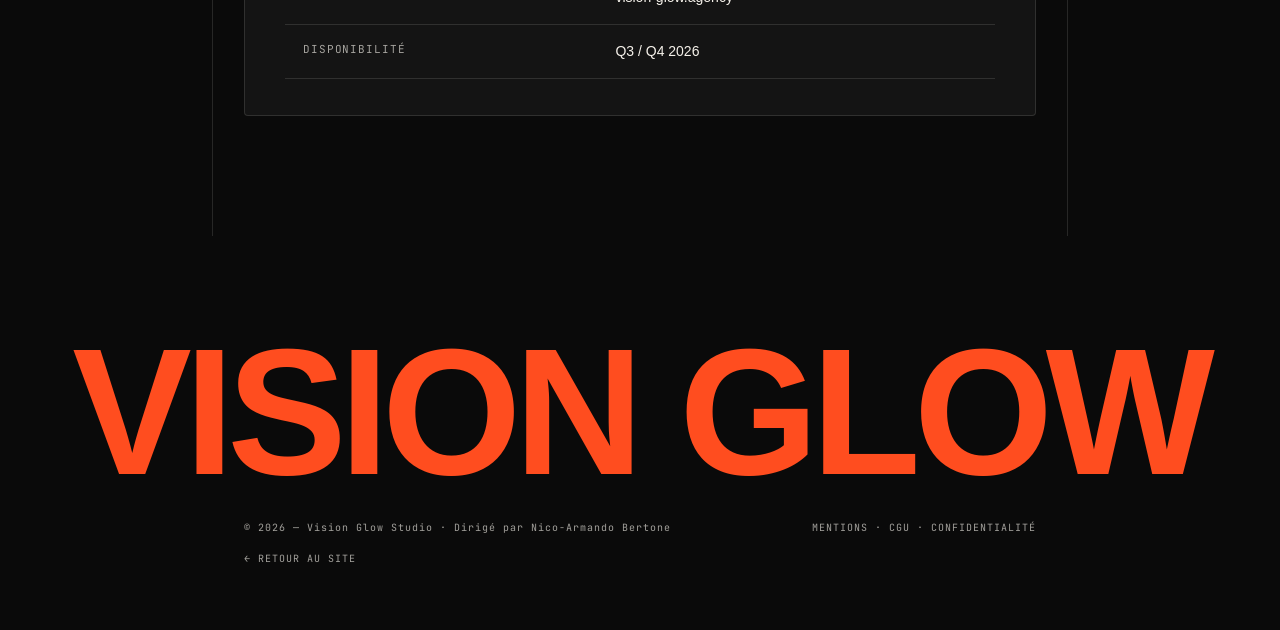
<file: playbook.html>
<!doctype html>
<html lang="fr">
<head>
  <meta charset="utf-8" />
  <meta name="viewport" content="width=device-width, initial-scale=1" />
  <meta name="robots" content="noindex, nofollow" />
  <title>Guide Prospecteur — Vision Glow</title>
  <link rel="icon" type="image/svg+xml" href="favicon.svg" />
  <link rel="preconnect" href="https://api.fontshare.com" crossorigin />
  <link href="https://api.fontshare.com/v2/css?f[]=clash-display@400,500,600,700&f[]=satoshi@300,400,500,700&display=swap" rel="stylesheet" />
  <link href="https://fonts.googleapis.com/css2?family=JetBrains+Mono:wght@400;500&display=swap" rel="stylesheet" />
  <link rel="stylesheet" href="styles.css" />
  <style>
    /* ── BASE ─────────────────────────────────── */
    html, body { background: var(--bg, #0a0a0a); color: var(--fg, #f5f1ea); }
    body {
      font-family: 'Satoshi', sans-serif;
      cursor: auto;
      -webkit-print-color-adjust: exact;
      print-color-adjust: exact;
    }
    body .cursor-dot, body .cursor-ring { display: none !important; }

    /* ── DOC SHELL ────────────────────────────── */
    .pb {
      max-width: 920px;
      margin: 0 auto;
      padding: 80px 64px 120px;
      position: relative;
    }
    .pb::before {
      content: '';
      position: absolute;
      top: 0;
      bottom: 0;
      left: 32px;
      right: 32px;
      border-left: 1px solid var(--line);
      border-right: 1px solid var(--line);
      pointer-events: none;
    }

    /* ── HEADER MINI ──────────────────────────── */
    .pb-topbar {
      display: flex;
      justify-content: space-between;
      align-items: center;
      padding-bottom: 16px;
      border-bottom: 1px solid var(--line);
      margin-bottom: 80px;
      font-family: 'JetBrains Mono', monospace;
      font-size: 10px;
      letter-spacing: 0.12em;
      color: var(--fg-2);
    }
    .pb-topbar-l {
      display: flex;
      align-items: center;
      gap: 10px;
    }
    .pb-topbar-l .dot {
      width: 7px; height: 7px;
      background: var(--accent);
      border-radius: 50%;
      animation: pulse 2s ease-in-out infinite;
    }
    .pb-topbar-l span {
      font-family: 'Clash Display', sans-serif;
      font-size: 14px;
      letter-spacing: -0.01em;
      color: var(--fg);
      font-weight: 500;
    }
    .pb-topbar-r {
      display: flex;
      gap: 16px;
    }
    .pb-topbar-r .badge {
      padding: 4px 10px;
      border: 1px solid var(--accent);
      color: var(--accent);
      border-radius: 100px;
    }

    /* ── COVER ────────────────────────────────── */
    .pb-cover {
      padding: 24px 0 80px;
      border-bottom: 1px solid var(--line);
      margin-bottom: 80px;
    }
    .pb-cover-eyebrow {
      font-family: 'JetBrains Mono', monospace;
      font-size: 10px;
      letter-spacing: 0.14em;
      color: var(--fg-2);
      margin-bottom: 40px;
    }
    .pb-cover-title {
      font-family: 'Clash Display', sans-serif;
      font-weight: 500;
      font-size: clamp(48px, 9vw, 128px);
      line-height: 0.9;
      letter-spacing: -0.035em;
      margin-bottom: 28px;
      color: var(--fg);
    }
    .pb-cover-title em {
      font-family: 'Clash Display', serif;
      font-style: italic;
      font-weight: 400;
      color: var(--accent);
    }
    .pb-cover-sub {
      font-family: 'Clash Display', sans-serif;
      font-weight: 400;
      font-size: clamp(18px, 1.9vw, 24px);
      line-height: 1.4;
      letter-spacing: -0.01em;
      color: var(--fg-2);
      max-width: 640px;
      margin-bottom: 40px;
    }
    .pb-cover-meta {
      display: flex;
      flex-wrap: wrap;
      gap: 8px 14px;
      align-items: center;
      font-family: 'JetBrains Mono', monospace;
      font-size: 11px;
      letter-spacing: 0.06em;
      color: var(--fg-2);
      margin-bottom: 28px;
      padding-top: 28px;
      border-top: 1px solid var(--line);
    }
    .pb-cover-meta-sep {
      color: var(--fg-3);
    }
    .pb-cover-tags {
      display: flex;
      flex-wrap: wrap;
      gap: 6px;
    }

    /* ── TYPOGRAPHY ───────────────────────────── */
    .pb-h1 {
      font-family: 'Clash Display', sans-serif;
      font-weight: 500;
      font-size: clamp(36px, 4.4vw, 56px);
      line-height: 1;
      letter-spacing: -0.025em;
      color: var(--fg);
      margin: 64px 0 28px;
      padding-bottom: 20px;
      border-bottom: 1px solid var(--line);
      display: flex;
      align-items: baseline;
      justify-content: space-between;
      gap: 24px;
    }
    .pb-h1 .pb-h1-n {
      font-family: 'JetBrains Mono', monospace;
      font-size: 11px;
      letter-spacing: 0.14em;
      color: var(--fg-2);
      font-weight: 400;
    }
    .pb-h1 em {
      font-family: 'Clash Display', serif;
      font-style: italic;
      font-weight: 400;
      color: var(--accent);
    }
    .pb-h2 {
      font-family: 'Clash Display', sans-serif;
      font-weight: 500;
      font-size: clamp(22px, 2.2vw, 30px);
      letter-spacing: -0.015em;
      line-height: 1.15;
      color: var(--fg);
      margin: 44px 0 14px;
    }
    .pb-h2 em {
      font-family: 'Clash Display', serif;
      font-style: italic;
      color: var(--accent);
      font-weight: 400;
    }
    .pb-h3 {
      font-family: 'JetBrains Mono', monospace;
      font-size: 11px;
      letter-spacing: 0.14em;
      text-transform: uppercase;
      color: var(--fg-2);
      margin: 32px 0 14px;
      padding-bottom: 10px;
      border-bottom: 1px solid var(--line);
    }
    .pb-p {
      font-size: 16px;
      line-height: 1.65;
      color: var(--fg-2);
      margin-bottom: 18px;
      max-width: 64ch;
    }
    .pb-p strong { color: var(--fg); font-weight: 500; }
    .pb-divider {
      height: 1px;
      background: var(--line);
      margin: 56px 0;
    }

    /* ── TAGS ─────────────────────────────────── */
    .pb-tag {
      display: inline-flex;
      align-items: center;
      gap: 6px;
      padding: 5px 12px;
      border: 1px solid var(--line);
      border-radius: 100px;
      font-family: 'JetBrains Mono', monospace;
      font-size: 10px;
      letter-spacing: 0.1em;
      text-transform: uppercase;
      color: var(--fg);
    }
    .pb-tag--orange {
      border-color: var(--accent);
      color: var(--accent);
    }
    .pb-tag--orange::before {
      content: '';
      width: 5px; height: 5px;
      background: var(--accent);
      border-radius: 50%;
    }
    .pb-tag--green {
      border-color: #4ade80;
      color: #4ade80;
    }
    .pb-tag--green::before {
      content: '';
      width: 5px; height: 5px;
      background: #4ade80;
      border-radius: 50%;
      animation: pulse 2s ease-in-out infinite;
    }
    .pb-tags-row {
      display: flex;
      flex-wrap: wrap;
      gap: 6px;
      margin: 16px 0 24px;
    }

    /* ── QUOTE ────────────────────────────────── */
    .pb-quote {
      font-family: 'Clash Display', sans-serif;
      font-weight: 500;
      font-style: italic;
      font-size: clamp(24px, 3.4vw, 44px);
      line-height: 1.2;
      letter-spacing: -0.02em;
      color: var(--fg);
      padding: 32px 0 32px 32px;
      border-left: 2px solid var(--accent);
      margin: 28px 0;
      max-width: none;
    }
    .pb-quote em { color: var(--accent); }

    /* ── CALLOUT ──────────────────────────────── */
    .pb-callout {
      display: grid;
      grid-template-columns: auto 1fr;
      gap: 16px;
      padding: 20px 24px;
      background: var(--bg-2);
      border: 1px solid var(--line);
      border-left: 2px solid var(--accent);
      border-radius: 4px;
      margin: 24px 0;
    }
    .pb-callout--orange { border-left-color: var(--accent); }
    .pb-callout--yellow { border-left-color: #f5c84b; }
    .pb-callout--gray   { border-left-color: var(--fg-2); }
    .pb-callout-mark {
      font-family: 'JetBrains Mono', monospace;
      font-size: 10px;
      letter-spacing: 0.14em;
      color: var(--fg-2);
      padding-top: 3px;
      align-self: start;
      white-space: nowrap;
    }
    .pb-callout--orange .pb-callout-mark { color: var(--accent); }
    .pb-callout--yellow .pb-callout-mark { color: #f5c84b; }
    .pb-callout p {
      font-size: 14px;
      line-height: 1.65;
      margin: 0;
      color: var(--fg);
    }
    .pb-callout em {
      font-family: 'Clash Display', serif;
      font-style: italic;
      color: var(--accent);
    }

    /* ── LISTS ────────────────────────────────── */
    .pb-list {
      list-style: none;
      padding: 0;
      display: flex;
      flex-direction: column;
      gap: 0;
      margin: 16px 0 24px;
      border-top: 1px solid var(--line);
    }
    .pb-list li {
      display: grid;
      grid-template-columns: 28px 1fr;
      gap: 16px;
      padding: 14px 4px;
      font-size: 14px;
      line-height: 1.5;
      color: var(--fg);
      border-bottom: 1px solid var(--line);
      align-items: baseline;
    }
    .pb-list .marker {
      font-family: 'JetBrains Mono', monospace;
      font-size: 13px;
      font-weight: 500;
    }
    .pb-list .marker.ok { color: #4ade80; }
    .pb-list .marker.no { color: var(--accent); }

    /* ── TABLE ────────────────────────────────── */
    .pb-table {
      width: 100%;
      border-collapse: collapse;
      margin: 20px 0 28px;
      font-size: 14px;
      border-top: 1px solid var(--line);
      border-bottom: 1px solid var(--line);
    }
    .pb-table th, .pb-table td {
      padding: 16px 18px;
      text-align: left;
      vertical-align: top;
      border-bottom: 1px solid var(--line);
    }
    .pb-table tr:last-child th,
    .pb-table tr:last-child td { border-bottom: none; }
    .pb-table th {
      font-family: 'JetBrains Mono', monospace;
      font-size: 11px;
      letter-spacing: 0.08em;
      font-weight: 400;
      color: var(--fg-2);
      width: 44%;
      text-transform: uppercase;
    }
    .pb-table td {
      color: var(--fg);
      line-height: 1.5;
    }

    /* ── OFFER CARDS ──────────────────────────── */
    .pb-offers {
      display: grid;
      grid-template-columns: repeat(3, 1fr);
      gap: 12px;
      margin: 28px 0;
    }
    .pb-offer {
      position: relative;
      background: var(--bg-2);
      border: 1px solid var(--line);
      border-radius: 4px;
      padding: 28px 24px;
      display: flex;
      flex-direction: column;
    }
    .pb-offer--featured {
      background: var(--accent);
      color: var(--bg);
      border-color: var(--accent);
    }
    .pb-offer-badge {
      position: absolute;
      top: -1px;
      right: 16px;
      background: var(--fg);
      color: var(--bg);
      font-family: 'JetBrains Mono', monospace;
      font-size: 10px;
      font-weight: 500;
      padding: 4px 10px;
      letter-spacing: 0.1em;
      text-transform: uppercase;
    }
    .pb-offer-name {
      font-family: 'Clash Display', sans-serif;
      font-size: 32px;
      font-weight: 500;
      letter-spacing: -0.02em;
      line-height: 1;
      margin-bottom: 6px;
      color: inherit;
    }
    .pb-offer-tag {
      font-family: 'JetBrains Mono', monospace;
      font-size: 10px;
      letter-spacing: 0.1em;
      text-transform: uppercase;
      color: var(--fg-2);
      margin: 0 0 18px;
    }
    .pb-offer--featured .pb-offer-tag { color: rgba(10,10,10,0.7); }
    .pb-offer-price {
      font-family: 'Clash Display', sans-serif;
      font-size: 40px;
      font-weight: 500;
      letter-spacing: -0.03em;
      color: var(--fg);
      padding-bottom: 16px;
      border-bottom: 1px solid var(--line);
      margin-bottom: 16px;
    }
    .pb-offer--featured .pb-offer-price { color: var(--bg); border-color: rgba(10,10,10,0.15); }
    .pb-offer-price small {
      font-family: 'Satoshi', sans-serif;
      font-size: 13px;
      font-weight: 400;
      color: var(--fg-2);
      margin-left: 6px;
    }
    .pb-offer--featured .pb-offer-price small { color: rgba(10,10,10,0.7); }
    .pb-offer-list {
      list-style: none;
      padding: 0;
      margin: 0 0 18px;
      display: flex;
      flex-direction: column;
      gap: 8px;
      flex: 1;
    }
    .pb-offer-list li {
      display: grid;
      grid-template-columns: 14px 1fr;
      gap: 10px;
      font-size: 13px;
      line-height: 1.45;
      color: var(--fg-2);
    }
    .pb-offer--featured .pb-offer-list li { color: rgba(10,10,10,0.85); }
    .pb-offer-list .plus {
      font-family: 'JetBrains Mono', monospace;
      font-size: 11px;
      color: var(--accent);
    }
    .pb-offer--featured .pb-offer-list .plus { color: var(--bg); font-weight: 700; }
    .pb-offer-ideal {
      font-family: 'JetBrains Mono', monospace;
      font-size: 10px;
      letter-spacing: 0.06em;
      line-height: 1.55;
      color: var(--fg-2);
      padding-top: 14px;
      border-top: 1px dashed var(--line);
      margin: 0;
    }
    .pb-offer--featured .pb-offer-ideal {
      color: rgba(10,10,10,0.7);
      border-color: rgba(10,10,10,0.2);
    }
    .pb-offer-ideal strong {
      color: var(--fg);
      font-weight: 500;
      text-transform: uppercase;
      letter-spacing: 0.1em;
    }
    .pb-offer--featured .pb-offer-ideal strong { color: var(--bg); }

    /* ── SITUATION CARDS ──────────────────────── */
    .pb-cards {
      display: flex;
      flex-direction: column;
      gap: 0;
      margin: 24px 0;
      border-top: 1px solid var(--line);
    }
    .pb-card {
      padding: 28px 0;
      border-bottom: 1px solid var(--line);
      display: grid;
      grid-template-columns: 200px 1fr;
      gap: 32px;
      transition: padding 0.3s var(--ease);
    }
    .pb-card:hover { padding-left: 12px; }
    .pb-card:hover .pb-card-title { color: var(--accent); }
    .pb-card-side {
      display: flex;
      flex-direction: column;
      gap: 6px;
    }
    .pb-card-n {
      font-family: 'JetBrains Mono', monospace;
      font-size: 10px;
      letter-spacing: 0.14em;
      color: var(--fg-2);
    }
    .pb-card-title {
      font-family: 'Clash Display', sans-serif;
      font-weight: 500;
      font-size: 22px;
      line-height: 1.1;
      letter-spacing: -0.015em;
      transition: color 0.3s var(--ease);
      color: var(--fg);
    }
    .pb-card-title em {
      font-family: 'Clash Display', serif;
      font-style: italic;
      color: var(--accent);
      font-weight: 400;
    }
    .pb-card-body {
      font-size: 15px;
      line-height: 1.65;
      color: var(--fg-2);
      max-width: 60ch;
    }
    .pb-card-formule {
      display: inline-block;
      margin-top: 12px;
      font-family: 'JetBrains Mono', monospace;
      font-size: 10px;
      letter-spacing: 0.1em;
      color: var(--accent);
    }

    /* ── OBJECTIONS ───────────────────────────── */
    .pb-objs {
      display: flex;
      flex-direction: column;
      margin: 20px 0;
      border-top: 1px solid var(--line);
    }
    .pb-obj {
      padding: 28px 0;
      border-bottom: 1px solid var(--line);
      display: grid;
      grid-template-columns: 1fr 2fr;
      gap: 40px;
      align-items: start;
    }
    .pb-obj-q {
      font-family: 'Clash Display', sans-serif;
      font-style: italic;
      font-weight: 400;
      font-size: 20px;
      line-height: 1.25;
      letter-spacing: -0.01em;
      color: var(--accent);
      margin: 0;
    }
    .pb-obj-q::before {
      content: '"';
      font-family: 'Clash Display', sans-serif;
      font-size: 32px;
      line-height: 0;
      vertical-align: -10px;
      margin-right: 4px;
      color: var(--fg-2);
    }
    .pb-obj-q::after {
      content: '"';
      font-family: 'Clash Display', sans-serif;
      font-size: 32px;
      line-height: 0;
      vertical-align: -10px;
      margin-left: 4px;
      color: var(--fg-2);
    }
    .pb-obj-a {
      font-size: 15px;
      line-height: 1.65;
      color: var(--fg);
      margin: 0;
    }

    /* ── CONTACT BLOCK ────────────────────────── */
    .pb-contact {
      background: var(--bg-2);
      border: 1px solid var(--line);
      border-radius: 4px;
      padding: 36px 40px;
      margin-top: 32px;
    }
    .pb-contact-logo {
      display: flex;
      align-items: center;
      gap: 10px;
      margin-bottom: 28px;
      padding-bottom: 20px;
      border-bottom: 1px solid var(--line);
      font-family: 'Clash Display', sans-serif;
      font-size: 22px;
      font-weight: 500;
      letter-spacing: -0.01em;
      color: var(--fg);
    }
    .pb-contact-logo .dot {
      width: 8px; height: 8px;
      background: var(--accent);
      border-radius: 50%;
    }

    /* ── FOOTER ───────────────────────────────── */
    .pb-watermark {
      font-family: 'Clash Display', sans-serif;
      font-weight: 600;
      font-size: clamp(48px, 14vw, 200px);
      line-height: 0.85;
      letter-spacing: -0.04em;
      color: var(--accent);
      text-align: center;
      white-space: nowrap;
      padding: 100px 0 0;
      overflow: hidden;
    }
    .pb-foot {
      max-width: 920px;
      margin: 0 auto;
      padding: 32px 64px 64px;
      display: flex;
      justify-content: space-between;
      gap: 16px;
      flex-wrap: wrap;
      font-family: 'JetBrains Mono', monospace;
      font-size: 10px;
      color: var(--fg-2);
      letter-spacing: 0.1em;
    }
    .pb-foot a:hover { color: var(--accent); }

    /* ── PAGE BREAK (print) ───────────────────── */
    .pb-pagebreak { page-break-after: always; height: 0; margin: 0; }

    /* ── RESPONSIVE ───────────────────────────── */
    @media (max-width: 900px) {
      .pb { padding: 40px 24px 80px; }
      .pb::before { display: none; }
      .pb-h1 { flex-direction: column; align-items: start; gap: 4px; }
      .pb-offers { grid-template-columns: 1fr; }
      .pb-card { grid-template-columns: 1fr; gap: 12px; }
      .pb-obj { grid-template-columns: 1fr; gap: 14px; }
      .pb-contact { padding: 24px; }
      .pb-table th, .pb-table td { padding: 12px 14px; }
      .pb-foot { padding: 20px 24px 40px; flex-direction: column; }
    }

    /* ── PRINT ────────────────────────────────── */
    @media print {
      body { background: #fff !important; color: #111 !important; }
      .pb { padding: 40px 60px; max-width: none; }
      .pb::before, .pb-watermark, .pb-foot { display: none !important; }
      .pb-h1 { page-break-before: always; }
      .pb-h1:first-of-type { page-break-before: avoid; }
      .pb-offer, .pb-card, .pb-obj { break-inside: avoid; }
    }
  </style>
</head>
<body>

<main class="pb">

  <!-- TOPBAR -->
  <div class="pb-topbar">
    <div class="pb-topbar-l">
      <span class="dot"></span>
      <span>Vision Glow</span>
    </div>
    <div class="pb-topbar-r">
      <span>VG / PB · GUIDE PROSPECTEUR · 2026</span>
      <span class="badge">CONFIDENTIEL</span>
    </div>
  </div>

  <!-- COVER -->
  <section class="pb-cover">
    <div class="pb-cover-eyebrow">DOCUMENT INTERNE — V1.0 — MAI 2026</div>
    <h1 class="pb-cover-title">
      Guide<br /><em>Prospecteur.</em>
    </h1>
    <p class="pb-cover-sub">
      Tout ce qu'il faut savoir pour présenter Vision Glow, identifier les
      bons clients et transformer un premier contact en mission.
    </p>
    <div class="pb-cover-meta">
      <span>NICO-ARMANDO BERTONE — CEO</span>
      <span class="pb-cover-meta-sep">·</span>
      <span>VISIONGLOW.CONTACT@GMAIL.COM</span>
      <span class="pb-cover-meta-sep">·</span>
      <span>06 45 04 92 27</span>
      <span class="pb-cover-meta-sep">·</span>
      <span>VISION-GLOW.AGENCY</span>
    </div>
    <div class="pb-cover-tags">
      <span class="pb-tag pb-tag--orange">Product Design</span>
      <span class="pb-tag">SaaS et Startups</span>
      <span class="pb-tag">Paris</span>
      <span class="pb-tag pb-tag--green">Disponible Q3 / Q4 2026</span>
    </div>
  </section>

  <div class="pb-pagebreak"></div>

  <!-- 01 -->
  <h2 class="pb-h1"><span>01 — La phrase d'<em>accroche</em></span><span class="pb-h1-n">PAGE 01</span></h2>
  <p class="pb-p">Ouvrez chaque conversation avec cette phrase. Rien d'autre.</p>

  <blockquote class="pb-quote">
    Vision Glow c'est le product designer que vous n'avez pas encore
    recruté, <em>disponible dès la semaine prochaine.</em>
  </blockquote>

  <div class="pb-callout pb-callout--yellow">
    <span class="pb-callout-mark">[ TIPS ]</span>
    <p>Si la personne demande <strong>« c'est quoi concrètement ? »</strong> vous êtes en train de vendre. Continuez avec la page suivante.</p>
  </div>

  <h3 class="pb-h2">L'argument qui <em>surprend</em> toujours.</h3>
  <p class="pb-p">
    Vous payez pour un product designer assigné à votre projet. Mais derrière,
    il y a une équipe. Des sessions régulières réunissent plusieurs product designers
    de Vision Glow pour parler de vos projets ensemble, croiser les regards, identifier
    ce qu'on n'aurait pas vu seul. <strong>Vous avez la réactivité d'un interlocuteur unique
    et la profondeur de réflexion d'une équipe.</strong> Vous ne payez pas pour un freelance isolé.
  </p>

  <div class="pb-callout pb-callout--orange">
    <span class="pb-callout-mark">[ À DIRE ]</span>
    <p>« Vous avez un product designer dédié. Mais il travaille avec d'autres product designers de Vision Glow qui regardent votre produit avec lui. <em>Vous payez pour un, vous bénéficiez de plusieurs.</em> »</p>
  </div>

  <div class="pb-pagebreak"></div>

  <!-- 02 -->
  <h2 class="pb-h1"><span>02 — Le client <em>idéal</em></span><span class="pb-h1-n">PAGE 02</span></h2>

  <h3 class="pb-h2">À qui vous parlez.</h3>
  <p class="pb-p">
    <strong>CEO ou CPO d'une startup SaaS entre 10 et 80 personnes.</strong>
    Leur produit fonctionne, ils ont des clients payants, mais quelque chose coince côté
    design. Soit les utilisateurs abandonnent sans qu'on comprenne pourquoi, soit l'équipe
    perd du temps à retravailler les mêmes choses, soit l'interface ne convainc plus en démo.
  </p>

  <h4 class="pb-h3">Les signaux qui montrent qu'ils ont besoin de nous maintenant</h4>
  <ul class="pb-list">
    <li><span class="marker ok">✓</span>Levée de fonds récente et envie de soigner l'interface avant de scaler</li>
    <li><span class="marker ok">✓</span>Taux d'activation qui stagne malgré les itérations</li>
    <li><span class="marker ok">✓</span>Les développeurs passent du temps à refaire les mêmes écrans deux fois par trimestre</li>
    <li><span class="marker ok">✓</span>Le PM passe plus de temps à commenter des maquettes qu'à parler aux utilisateurs</li>
    <li><span class="marker ok">✓</span>Ils cherchent un product designer en CDI depuis plusieurs mois sans succès</li>
    <li><span class="marker ok">✓</span>Mauvaise expérience avec une agence ou un freelance qui livrait sans comprendre le produit</li>
  </ul>

  <h4 class="pb-h3">Les secteurs les plus porteurs</h4>
  <div class="pb-tags-row">
    <span class="pb-tag">Fintech</span>
    <span class="pb-tag">RH tech</span>
    <span class="pb-tag">Legal tech</span>
    <span class="pb-tag">B2B SaaS</span>
    <span class="pb-tag">Productivité</span>
    <span class="pb-tag">Marketplace</span>
    <span class="pb-tag">Santé digitale</span>
  </div>

  <h4 class="pb-h3">À qui vous ne parlez pas</h4>
  <ul class="pb-list">
    <li><span class="marker no">✗</span>Pas encore de produit ni de clients payants</li>
    <li><span class="marker no">✗</span>Personne dans l'équipe capable de prendre des décisions produit</li>
    <li><span class="marker no">✗</span>Ont déjà une idée très précise de ce qu'ils veulent et cherchent juste quelqu'un pour l'exécuter</li>
    <li><span class="marker no">✗</span>Grandes entreprises avec des circuits de validation qui prennent des mois</li>
  </ul>

  <div class="pb-pagebreak"></div>

  <!-- 03 -->
  <h2 class="pb-h1"><span>03 — Le problème <em>qu'on résout</em></span><span class="pb-h1-n">PAGE 03</span></h2>

  <h3 class="pb-h2">Ce qu'ils vivent sans product designer.</h3>
  <p class="pb-p">
    Un product designer en CDI à Paris coûte entre <strong>55 000 et 75 000 euros par an</strong>.
    Avant qu'il soit opérationnel il faut compter deux à trois mois. Sans product
    designer du tout, les décisions d'interface sont prises par des personnes qui
    ne sont pas outillées pour les prendre : un PM qui arbitre seul sur un parcours
    de paiement, un développeur qui interprète un plan flou, un CEO qui valide une
    interface sans l'avoir testée avec ses utilisateurs.
  </p>

  <h4 class="pb-h3">Ce que ça coûte concrètement</h4>
  <table class="pb-table">
    <tbody>
      <tr><th>Un sprint sur la mauvaise fonctionnalité</th><td>10 000 à 20 000 €</td></tr>
      <tr><th>Un taux d'activation à 25 % au lieu de 60 %</th><td>Des centaines de milliers d'euros de revenus manqués sur un an</td></tr>
      <tr><th>Un onboarding qui perd les utilisateurs sans explication</th><td>Du churn invisible depuis des mois</td></tr>
      <tr><th>Pas de product designer pendant 6 mois</th><td>Retard sur le produit et décisions qui s'accumulent</td></tr>
    </tbody>
  </table>

  <div class="pb-callout pb-callout--orange">
    <span class="pb-callout-mark">[ QUESTION ]</span>
    <p><em>« Quel est le coût pour vous de ne pas avoir de product designer en ce moment ? »</em> Laissez-les calculer eux-mêmes.</p>
  </div>

  <div class="pb-pagebreak"></div>

  <!-- 04 -->
  <h2 class="pb-h1"><span>04 — Les formules et les <em>prix</em></span><span class="pb-h1-n">PAGE 04</span></h2>

  <div class="pb-offers">
    <article class="pb-offer">
      <div class="pb-offer-name">SEED</div>
      <p class="pb-offer-tag">7 jours · 4 à 5 semaines</p>
      <div class="pb-offer-price">3 500 €<small>one-shot</small></div>
      <ul class="pb-offer-list">
        <li><span class="plus">+</span>Cadrage du problème et des besoins utilisateurs</li>
        <li><span class="plus">+</span>Plans de l'interface (avant la mise en couleur)</li>
        <li><span class="plus">+</span>4 à 6 écrans finaux prêts à intégrer</li>
        <li><span class="plus">+</span>Base du système de design</li>
        <li><span class="plus">+</span>Figma livré avec toutes les annotations</li>
      </ul>
      <p class="pb-offer-ideal"><strong>Idéal pour</strong>Cadrer un nouveau module ou préparer une démo investisseur.</p>
    </article>

    <article class="pb-offer pb-offer--featured">
      <span class="pb-offer-badge">Recommandé</span>
      <div class="pb-offer-name">GROW</div>
      <p class="pb-offer-tag">12 jours / mois · min. 3 mois</p>
      <div class="pb-offer-price">5 000 €<small>/ mois</small></div>
      <ul class="pb-offer-list">
        <li><span class="plus">+</span>Disponible sur Slack en semaine</li>
        <li><span class="plus">+</span>Participation aux sprints de l'équipe</li>
        <li><span class="plus">+</span>Nouvelles fonctionnalités designées chaque mois</li>
        <li><span class="plus">+</span>Specs prêtes à implémenter</li>
        <li><span class="plus">+</span>Corrections post-intégration</li>
      </ul>
      <p class="pb-offer-ideal"><strong>Idéal pour</strong>Produit existant, itération continue avec un PM en place.</p>
    </article>

    <article class="pb-offer">
      <div class="pb-offer-name">SCALE</div>
      <p class="pb-offer-tag">16 jours / mois · min. 4 mois</p>
      <div class="pb-offer-price">8 000 €<small>/ mois</small></div>
      <ul class="pb-offer-list">
        <li><span class="plus">+</span>Tout ce qu'inclut GROW</li>
        <li><span class="plus">+</span>Système de design complet</li>
        <li><span class="plus">+</span>Interviews utilisateurs mensuelles</li>
        <li><span class="plus">+</span>Participation aux décisions de roadmap</li>
        <li><span class="plus">+</span>Présence physique Paris &amp; 77</li>
      </ul>
      <p class="pb-offer-ideal"><strong>Idéal pour</strong>Scale-up qui a besoin d'un product designer quasi interne sans recruter.</p>
    </article>
  </div>

  <div class="pb-callout pb-callout--gray">
    <span class="pb-callout-mark">[ AU PASSAGE ]</span>
    <p>Premier appel de découverte <strong>gratuit, 30 min, sans engagement.</strong> Si le projet demande plus de travail que prévu on prolonge d'un mois. <em>Jamais de facturation surprise.</em></p>
  </div>

  <h4 class="pb-h3">Ce qui n'est jamais inclus</h4>
  <ul class="pb-list">
    <li><span class="marker no">✗</span>Développement front-end</li>
    <li><span class="marker no">✗</span>Animations et motion design</li>
    <li><span class="marker no">✗</span>Rédaction de contenus</li>
    <li><span class="marker no">✗</span>Illustration complexe</li>
  </ul>

  <div class="pb-pagebreak"></div>

  <!-- 05 -->
  <h2 class="pb-h1"><span>05 — Les 3 <em>situations</em> de mission</span><span class="pb-h1-n">PAGE 05</span></h2>

  <div class="pb-cards">
    <article class="pb-card">
      <div class="pb-card-side">
        <div class="pb-card-n">SITUATION 01</div>
        <h4 class="pb-card-title">On construit<br /><em>de zéro.</em></h4>
        <span class="pb-card-formule">→ FORMULE SCALE</span>
      </div>
      <p class="pb-card-body">
        La première semaine on ne dessine rien. On passe du temps à comprendre
        le problème business et les utilisateurs cibles. On valide par écrit ce
        qu'on va résoudre avant d'avancer. Ensuite viennent les plans d'interface,
        puis les écrans finaux avec le système de design en parallèle pour que les
        développeurs puissent commencer à coder. Durée habituelle <strong>entre 8 et
        12 semaines</strong>.
      </p>
    </article>

    <article class="pb-card">
      <div class="pb-card-side">
        <div class="pb-card-n">SITUATION 02</div>
        <h4 class="pb-card-title">Le produit existe,<br /><em>on l'améliore.</em></h4>
        <span class="pb-card-formule">→ FORMULE GROW</span>
      </div>
      <p class="pb-card-body">
        On commence par une semaine d'audit de l'existant. On identifie les
        <strong>3 problèmes prioritaires avec des données à l'appui</strong>, pas
        des opinions. Puis on travaille couche par couche : un problème résolu
        par mois, livraison, mesure de l'impact, on passe au suivant.
      </p>
    </article>

    <article class="pb-card">
      <div class="pb-card-side">
        <div class="pb-card-n">SITUATION 03</div>
        <h4 class="pb-card-title">Mission courte<br /><em>ou urgence.</em></h4>
        <span class="pb-card-formule">→ FORMULE SEED</span>
      </div>
      <p class="pb-card-body">
        On cadre rapidement le problème en deux jours. On se concentre sur le
        périmètre précis. 4 à 6 écrans finaux avec toutes les spécifications.
        Pas de système de design complet, pas de recherche longue.
        <strong>Chirurgical et rapide.</strong> Ce type de mission devient souvent
        la porte d'entrée vers un GROW.
      </p>
    </article>
  </div>

  <h3 class="pb-h2">Comment on travaille au <em>quotidien.</em></h3>
  <table class="pb-table">
    <tbody>
      <tr><th>Point vidéo</th><td>30 minutes par semaine</td></tr>
      <tr><th>Échanges au quotidien</th><td>Slack en semaine, en asynchrone par défaut</td></tr>
      <tr><th>Suivi des demandes</th><td>Board partagé sur Notion ou Linear</td></tr>
      <tr><th>Réunions impromptues</th><td>Non. Tout est planifié à l'avance.</td></tr>
    </tbody>
  </table>

  <div class="pb-pagebreak"></div>

  <!-- 06 -->
  <h2 class="pb-h1"><span>06 — Les <em>objections</em> et les réponses</span><span class="pb-h1-n">PAGE 06</span></h2>
  <p class="pb-p">Les réponses exactes, mot pour mot.</p>

  <div class="pb-objs">
    <article class="pb-obj">
      <p class="pb-obj-q">On n'a pas le budget.</p>
      <p class="pb-obj-a">
        Quel est le coût pour vous de ne pas avoir de product designer en ce moment ?
        Un sprint de développement sur la mauvaise fonctionnalité c'est entre 10 000
        et 20 000 euros. La vraie question ce n'est pas le coût de Vision Glow, c'est
        le coût de ne pas l'avoir. Et si le budget est vraiment serré, on peut commencer
        par un SEED à 3 500 euros pour voir comment on travaille ensemble avant tout
        engagement long terme.
      </p>
    </article>

    <article class="pb-obj">
      <p class="pb-obj-q">On préfère recruter quelqu'un en interne.</p>
      <p class="pb-obj-a">
        C'est souvent la bonne décision à terme. Mais pour trouver le bon profil, le
        recruter et le former, comptez six mois minimum. En attendant votre prochain
        sprint démarre dans deux semaines. Vision Glow couvre ce gap et vous aide à
        définir exactement quel profil recruter ensuite puisqu'on documente tout ce
        qui a été décidé.
      </p>
    </article>

    <article class="pb-obj">
      <p class="pb-obj-q">On a déjà essayé une agence, c'était décevant.</p>
      <p class="pb-obj-a">
        C'est souvent la même histoire. Une agence livre de beaux écrans faits par des
        profils juniors supervisés de loin, sans vraiment comprendre votre réalité.
        Vision Glow c'est un product designer qui est dans votre Slack, parle directement
        à vos développeurs et participe à vos sprints. La différence se voit dès la fin
        de la première semaine.
      </p>
    </article>

    <article class="pb-obj">
      <p class="pb-obj-q">L'IA va remplacer les designers.</p>
      <p class="pb-obj-a">
        L'IA remplace les personnes qui produisent des livrables sans réfléchir. Elle
        ne remplace pas quelqu'un qui comprend un problème business, parle aux
        utilisateurs et défend ses décisions devant une équipe technique. Et d'ailleurs
        on utilise l'IA comme outil pour aller plus vite, ce qui signifie que vous
        bénéficiez des deux.
      </p>
    </article>

    <article class="pb-obj">
      <p class="pb-obj-q">On a déjà un designer dans l'équipe.</p>
      <p class="pb-obj-a">
        Est-ce qu'il peut consacrer une semaine entière à interviewer des utilisateurs
        tout en continuant à livrer les fonctionnalités du sprint en cours ? Si non,
        Vision Glow peut intervenir en complément sur les sujets où il manque de bande
        passante, pas en remplacement.
      </p>
    </article>

    <article class="pb-obj">
      <p class="pb-obj-q">On ne sait pas si on a assez de travail pour vous.</p>
      <p class="pb-obj-a">
        C'est pour ça qu'on propose le SEED en premier. Une mission courte, un
        périmètre précis, pas d'engagement long terme. Vous voyez comment on
        travaille. Si au bout de cinq semaines vous avez d'autres chantiers, on
        continue. Sinon vous repartez avec un produit mieux conçu qu'avant.
      </p>
    </article>
  </div>

  <div class="pb-pagebreak"></div>

  <!-- 07 -->
  <h2 class="pb-h1"><span>07 — La <em>prochaine étape</em></span><span class="pb-h1-n">PAGE 07</span></h2>

  <div class="pb-callout pb-callout--orange">
    <span class="pb-callout-mark">[ ACTION ]</span>
    <p>Une seule action à proposer : <em>« Je vous mets en contact avec Nico pour un appel de 30 minutes. Pas un pitch, une vraie conversation sur votre produit. Vous repartez avec au moins une idée utile, qu'on travaille ensemble ou pas. Il vous rappelle dans la journée. »</em></p>
  </div>

  <h3 class="pb-h2">Ce que Nico prépare avant chaque <em>appel.</em></h3>
  <p class="pb-p">
    Il regarde le produit du prospect, identifie deux ou trois points où
    l'expérience utilisateur pourrait être améliorée, et arrive avec des
    observations concrètes sur leur interface. <strong>Le prospect sent
    immédiatement qu'on a fait nos devoirs.</strong>
  </p>

  <div class="pb-contact">
    <div class="pb-contact-logo">
      <span class="dot"></span> Vision Glow
    </div>
    <table class="pb-table" style="margin: 0; border-top: none;">
      <tbody>
        <tr><th>Fondateur</th><td>Nico-Armando Bertone</td></tr>
        <tr><th>Email</th><td><a href="mailto:visionglow.contact@gmail.com">Visionglow.contact@gmail.com</a></td></tr>
        <tr><th>Téléphone</th><td><a href="tel:+33645049227">06 45 04 92 27</a></td></tr>
        <tr><th>Site</th><td><a href="index.html">vision-glow.agency</a></td></tr>
        <tr><th>Disponibilité</th><td>Q3 / Q4 2026</td></tr>
      </tbody>
    </table>
  </div>

</main>

<div class="pb-watermark">VISION GLOW</div>

<footer class="pb-foot">
  <div>© 2026 — Vision Glow Studio · Dirigé par Nico-Armando Bertone</div>
  <div>
    <a href="mentions-legales.html">MENTIONS</a> ·
    <a href="cgu.html">CGU</a> ·
    <a href="politique-confidentialite.html">CONFIDENTIALITÉ</a>
  </div>
  <div><a href="index.html">← RETOUR AU SITE</a></div>
</footer>

</body>
</html>
</file>
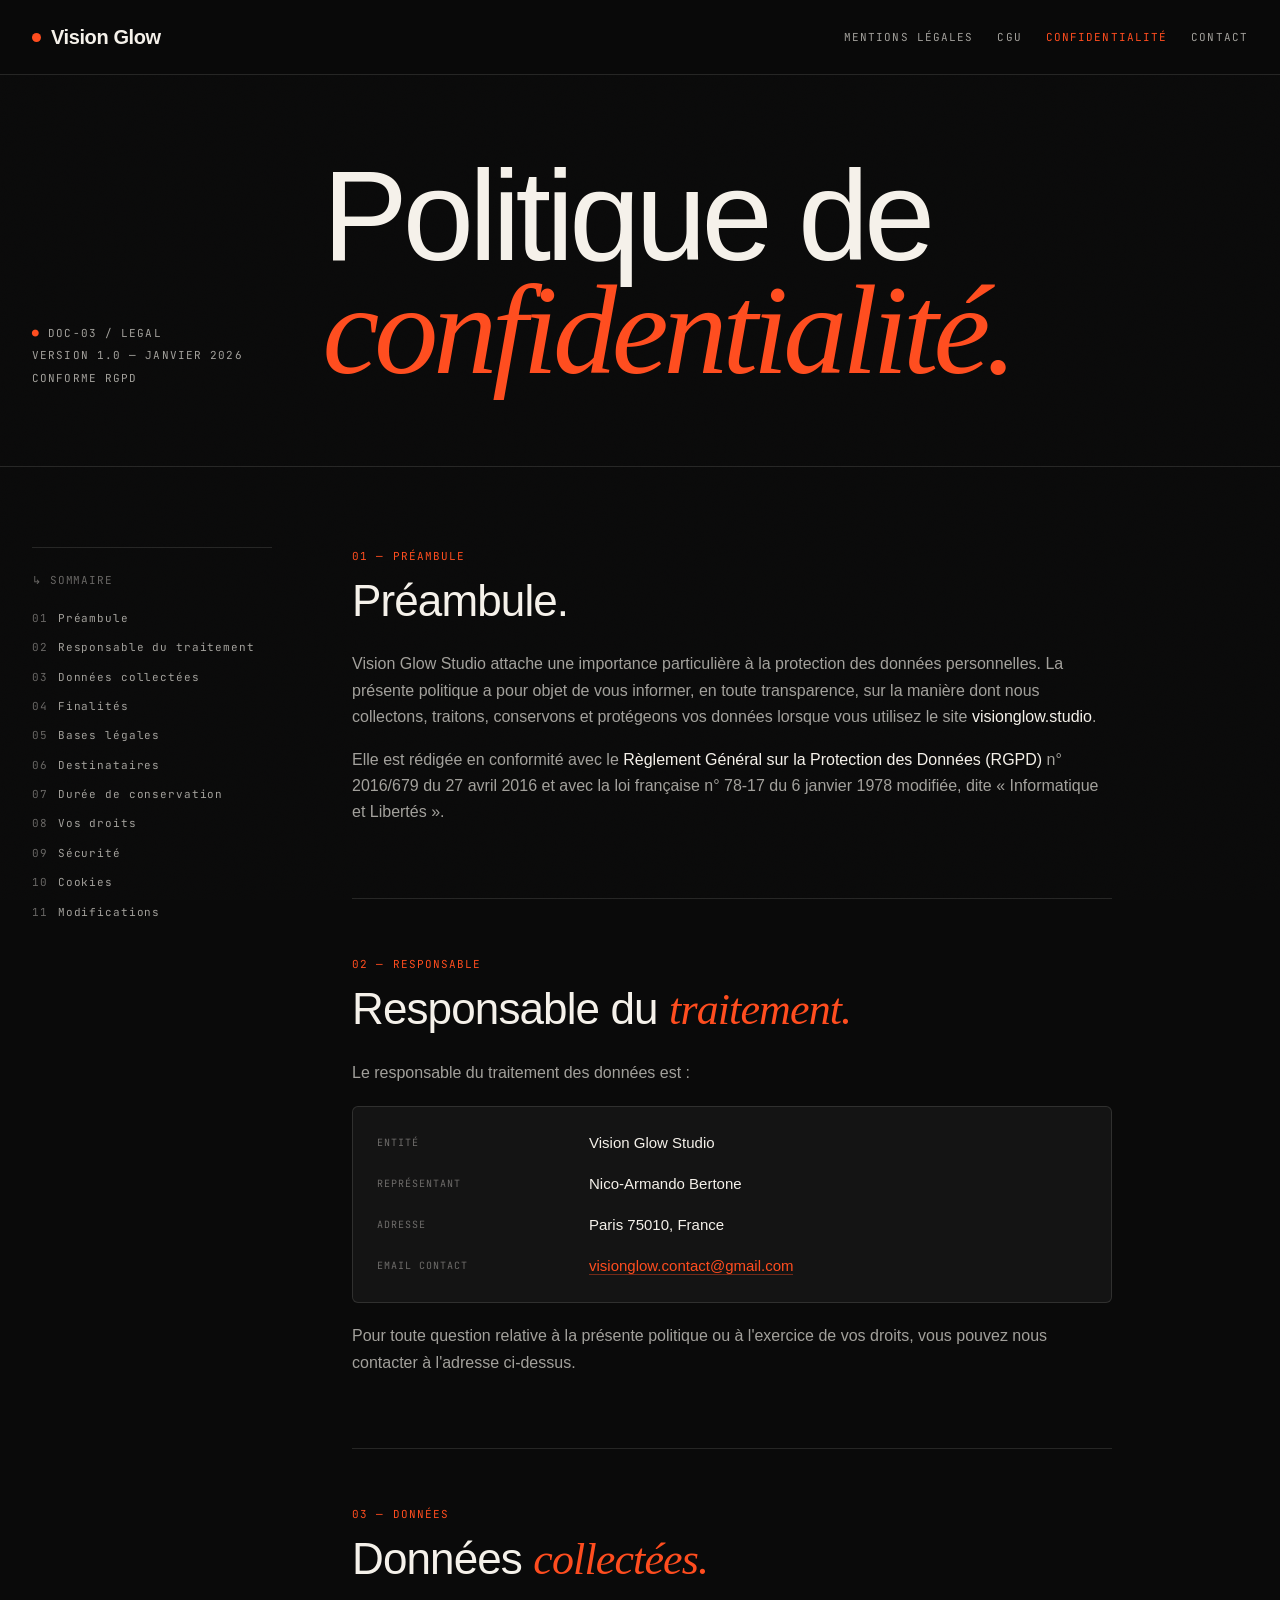
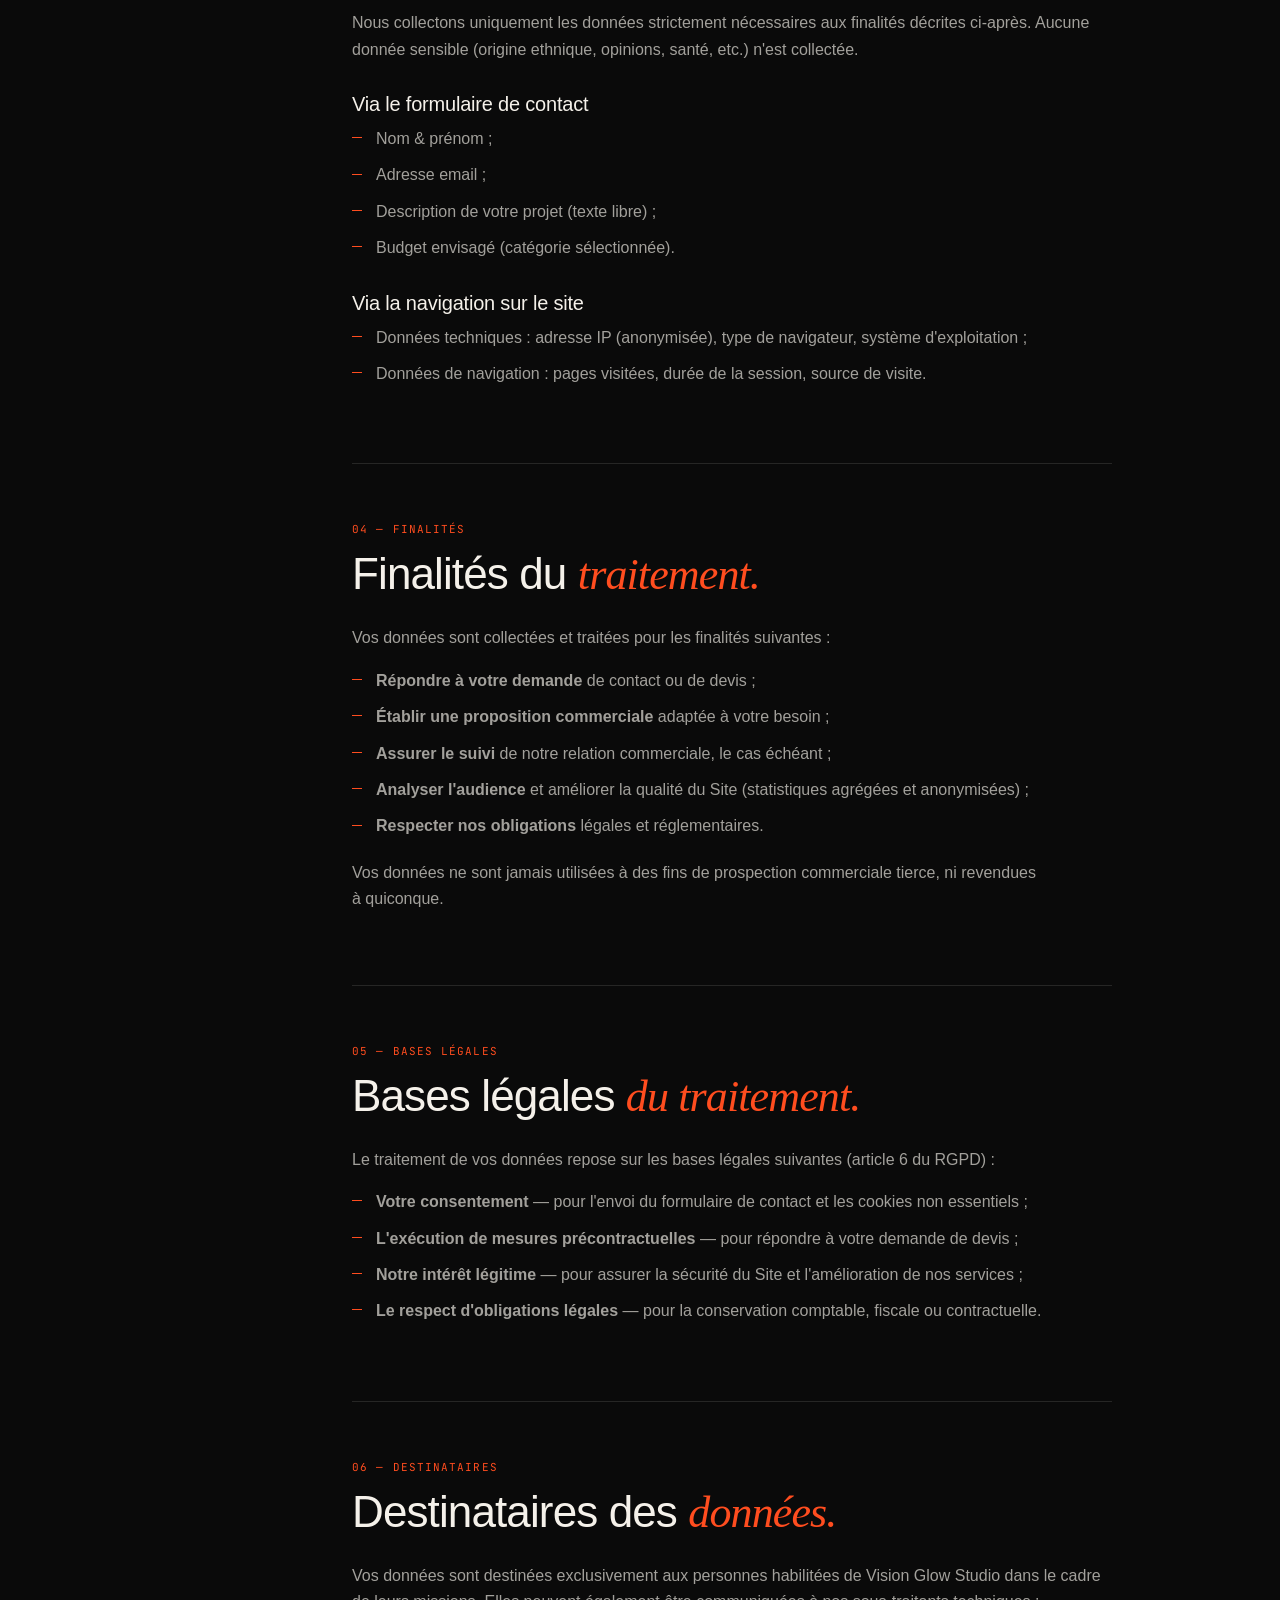
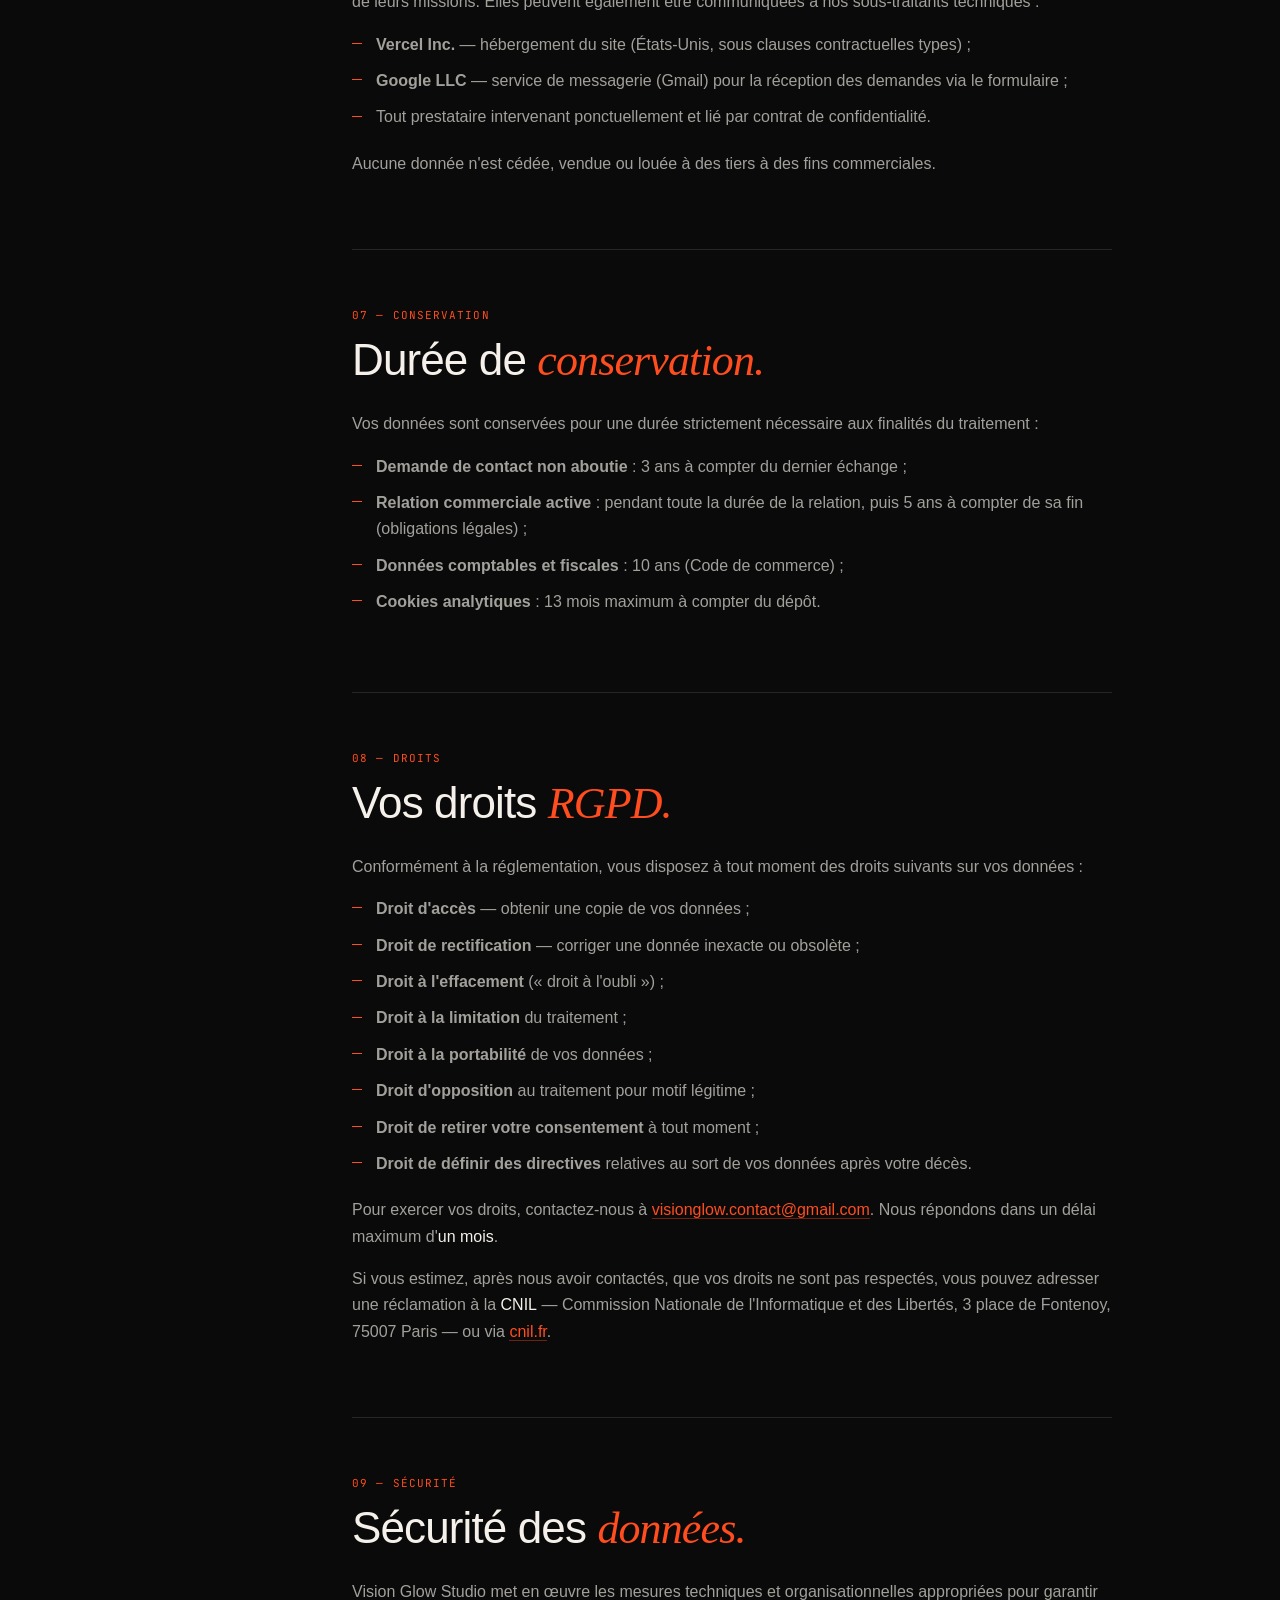
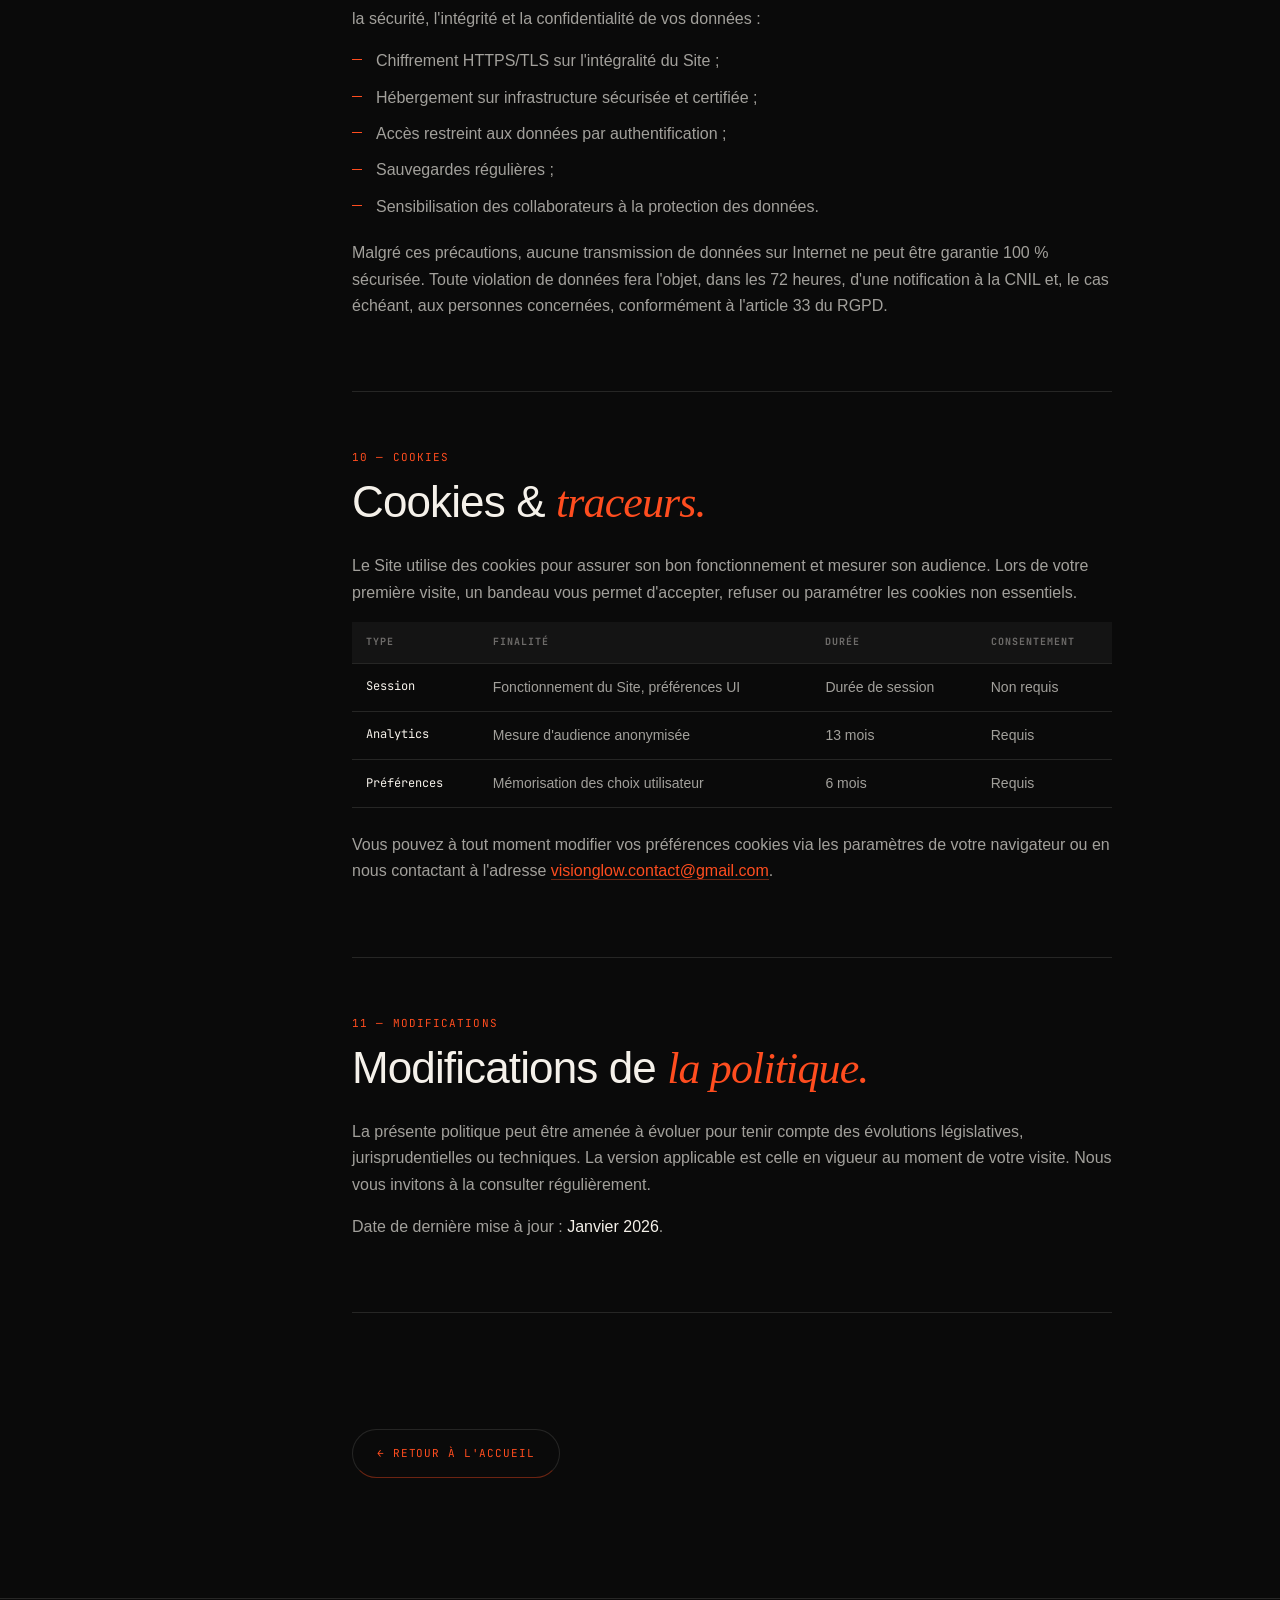
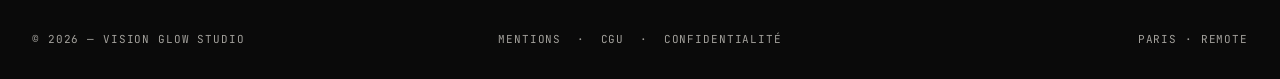
<file: politique-confidentialite.html>
<!doctype html>
<html lang="fr">
<head>
  <meta charset="utf-8" />
  <link rel="icon" type="image/svg+xml" href="favicon.svg" />
  <meta name="viewport" content="width=device-width, initial-scale=1" />
  <meta name="description" content="Politique de confidentialité — comment Vision Glow collecte, traite et protège vos données personnelles." />
  <meta name="robots" content="index, follow" />
  <title>Politique de Confidentialité — Vision Glow</title>
  <link rel="preconnect" href="https://api.fontshare.com" crossorigin />
  <link href="https://api.fontshare.com/v2/css?f[]=clash-display@400,500,600,700&f[]=satoshi@300,400,500,700&display=swap" rel="stylesheet" />
  <link href="https://fonts.googleapis.com/css2?family=JetBrains+Mono:wght@400;500&display=swap" rel="stylesheet" />
  <link rel="stylesheet" href="styles.css" />
  <link rel="stylesheet" href="legal.css" />
</head>
<body>
  <div class="grain" aria-hidden="true"></div>

  <nav class="legal-nav">
    <a href="index.html" class="legal-nav-logo"><span class="dot"></span>Vision Glow</a>
    <div class="legal-nav-links">
      <a href="mentions-legales.html">Mentions Légales</a>
      <a href="cgu.html">CGU</a>
      <a href="politique-confidentialite.html" class="is-current">Confidentialité</a>
      <a href="index.html#contact">Contact</a>
    </div>
  </nav>

  <main class="legal-page">
    <header class="legal-hero">
      <div class="legal-hero-meta">
        <span><span class="dot">●</span> DOC-03 / LEGAL</span>
        <span>VERSION 1.0 — JANVIER 2026</span>
        <span>CONFORME RGPD</span>
      </div>
      <h1>Politique de<br /><em>confidentialité.</em></h1>
    </header>

    <div class="legal-wrap">
      <aside class="legal-toc" aria-label="Sommaire">
        <span class="legal-toc-label">↳ Sommaire</span>
        <a href="#preambule"><span class="n">01</span> Préambule</a>
        <a href="#responsable"><span class="n">02</span> Responsable du traitement</a>
        <a href="#donnees"><span class="n">03</span> Données collectées</a>
        <a href="#finalites"><span class="n">04</span> Finalités</a>
        <a href="#bases"><span class="n">05</span> Bases légales</a>
        <a href="#destinataires"><span class="n">06</span> Destinataires</a>
        <a href="#conservation"><span class="n">07</span> Durée de conservation</a>
        <a href="#droits"><span class="n">08</span> Vos droits</a>
        <a href="#securite"><span class="n">09</span> Sécurité</a>
        <a href="#cookies"><span class="n">10</span> Cookies</a>
        <a href="#modifs"><span class="n">11</span> Modifications</a>
      </aside>

      <article class="legal-content">

        <section id="preambule">
          <span class="sec-num">01 — Préambule</span>
          <h2>Préambule.</h2>
          <p>Vision Glow Studio attache une importance particulière à la protection des données personnelles. La présente politique a pour objet de vous informer, en toute transparence, sur la manière dont nous collectons, traitons, conservons et protégeons vos données lorsque vous utilisez le site <strong>visionglow.studio</strong>.</p>
          <p>Elle est rédigée en conformité avec le <strong>Règlement Général sur la Protection des Données (RGPD)</strong> n° 2016/679 du 27 avril 2016 et avec la loi française n° 78-17 du 6 janvier 1978 modifiée, dite « Informatique et Libertés ».</p>
        </section>

        <section id="responsable">
          <span class="sec-num">02 — Responsable</span>
          <h2>Responsable du <em>traitement.</em></h2>
          <p>Le responsable du traitement des données est&nbsp;:</p>
          <dl class="legal-info-grid">
            <dt>Entité</dt><dd>Vision Glow Studio</dd>
            <dt>Représentant</dt><dd>Nico-Armando Bertone</dd>
            <dt>Adresse</dt><dd>Paris 75010, France</dd>
            <dt>Email contact</dt><dd><a href="mailto:visionglow.contact@gmail.com">visionglow.contact@gmail.com</a></dd>
          </dl>
          <p>Pour toute question relative à la présente politique ou à l'exercice de vos droits, vous pouvez nous contacter à l'adresse ci-dessus.</p>
        </section>

        <section id="donnees">
          <span class="sec-num">03 — Données</span>
          <h2>Données <em>collectées.</em></h2>
          <p>Nous collectons uniquement les données strictement nécessaires aux finalités décrites ci-après. Aucune donnée sensible (origine ethnique, opinions, santé, etc.) n'est collectée.</p>
          <h3>Via le formulaire de contact</h3>
          <ul>
            <li>Nom &amp; prénom&nbsp;;</li>
            <li>Adresse email&nbsp;;</li>
            <li>Description de votre projet (texte libre)&nbsp;;</li>
            <li>Budget envisagé (catégorie sélectionnée).</li>
          </ul>
          <h3>Via la navigation sur le site</h3>
          <ul>
            <li>Données techniques&nbsp;: adresse IP (anonymisée), type de navigateur, système d'exploitation&nbsp;;</li>
            <li>Données de navigation&nbsp;: pages visitées, durée de la session, source de visite.</li>
          </ul>
        </section>

        <section id="finalites">
          <span class="sec-num">04 — Finalités</span>
          <h2>Finalités du <em>traitement.</em></h2>
          <p>Vos données sont collectées et traitées pour les finalités suivantes&nbsp;:</p>
          <ul>
            <li><strong>Répondre à votre demande</strong> de contact ou de devis&nbsp;;</li>
            <li><strong>Établir une proposition commerciale</strong> adaptée à votre besoin&nbsp;;</li>
            <li><strong>Assurer le suivi</strong> de notre relation commerciale, le cas échéant&nbsp;;</li>
            <li><strong>Analyser l'audience</strong> et améliorer la qualité du Site (statistiques agrégées et anonymisées)&nbsp;;</li>
            <li><strong>Respecter nos obligations</strong> légales et réglementaires.</li>
          </ul>
          <p>Vos données ne sont jamais utilisées à des fins de prospection commerciale tierce, ni revendues à quiconque.</p>
        </section>

        <section id="bases">
          <span class="sec-num">05 — Bases légales</span>
          <h2>Bases légales <em>du traitement.</em></h2>
          <p>Le traitement de vos données repose sur les bases légales suivantes (article 6 du RGPD)&nbsp;:</p>
          <ul>
            <li><strong>Votre consentement</strong> — pour l'envoi du formulaire de contact et les cookies non essentiels&nbsp;;</li>
            <li><strong>L'exécution de mesures précontractuelles</strong> — pour répondre à votre demande de devis&nbsp;;</li>
            <li><strong>Notre intérêt légitime</strong> — pour assurer la sécurité du Site et l'amélioration de nos services&nbsp;;</li>
            <li><strong>Le respect d'obligations légales</strong> — pour la conservation comptable, fiscale ou contractuelle.</li>
          </ul>
        </section>

        <section id="destinataires">
          <span class="sec-num">06 — Destinataires</span>
          <h2>Destinataires des <em>données.</em></h2>
          <p>Vos données sont destinées exclusivement aux personnes habilitées de Vision Glow Studio dans le cadre de leurs missions. Elles peuvent également être communiquées à nos sous-traitants techniques&nbsp;:</p>
          <ul>
            <li><strong>Vercel Inc.</strong> — hébergement du site (États-Unis, sous clauses contractuelles types)&nbsp;;</li>
            <li><strong>Google LLC</strong> — service de messagerie (Gmail) pour la réception des demandes via le formulaire&nbsp;;</li>
            <li>Tout prestataire intervenant ponctuellement et lié par contrat de confidentialité.</li>
          </ul>
          <p>Aucune donnée n'est cédée, vendue ou louée à des tiers à des fins commerciales.</p>
        </section>

        <section id="conservation">
          <span class="sec-num">07 — Conservation</span>
          <h2>Durée de <em>conservation.</em></h2>
          <p>Vos données sont conservées pour une durée strictement nécessaire aux finalités du traitement&nbsp;:</p>
          <ul>
            <li><strong>Demande de contact non aboutie</strong>&nbsp;: 3 ans à compter du dernier échange&nbsp;;</li>
            <li><strong>Relation commerciale active</strong>&nbsp;: pendant toute la durée de la relation, puis 5 ans à compter de sa fin (obligations légales)&nbsp;;</li>
            <li><strong>Données comptables et fiscales</strong>&nbsp;: 10 ans (Code de commerce)&nbsp;;</li>
            <li><strong>Cookies analytiques</strong>&nbsp;: 13 mois maximum à compter du dépôt.</li>
          </ul>
        </section>

        <section id="droits">
          <span class="sec-num">08 — Droits</span>
          <h2>Vos droits <em>RGPD.</em></h2>
          <p>Conformément à la réglementation, vous disposez à tout moment des droits suivants sur vos données&nbsp;:</p>
          <ul>
            <li><strong>Droit d'accès</strong> — obtenir une copie de vos données&nbsp;;</li>
            <li><strong>Droit de rectification</strong> — corriger une donnée inexacte ou obsolète&nbsp;;</li>
            <li><strong>Droit à l'effacement</strong> (« droit à l'oubli »)&nbsp;;</li>
            <li><strong>Droit à la limitation</strong> du traitement&nbsp;;</li>
            <li><strong>Droit à la portabilité</strong> de vos données&nbsp;;</li>
            <li><strong>Droit d'opposition</strong> au traitement pour motif légitime&nbsp;;</li>
            <li><strong>Droit de retirer votre consentement</strong> à tout moment&nbsp;;</li>
            <li><strong>Droit de définir des directives</strong> relatives au sort de vos données après votre décès.</li>
          </ul>
          <p>Pour exercer vos droits, contactez-nous à <a href="mailto:visionglow.contact@gmail.com">visionglow.contact@gmail.com</a>. Nous répondons dans un délai maximum d'<strong>un mois</strong>.</p>
          <p>Si vous estimez, après nous avoir contactés, que vos droits ne sont pas respectés, vous pouvez adresser une réclamation à la <strong>CNIL</strong> — Commission Nationale de l'Informatique et des Libertés, 3 place de Fontenoy, 75007 Paris — ou via <a href="https://www.cnil.fr" target="_blank" rel="noopener noreferrer">cnil.fr</a>.</p>
        </section>

        <section id="securite">
          <span class="sec-num">09 — Sécurité</span>
          <h2>Sécurité des <em>données.</em></h2>
          <p>Vision Glow Studio met en œuvre les mesures techniques et organisationnelles appropriées pour garantir la sécurité, l'intégrité et la confidentialité de vos données&nbsp;:</p>
          <ul>
            <li>Chiffrement HTTPS/TLS sur l'intégralité du Site&nbsp;;</li>
            <li>Hébergement sur infrastructure sécurisée et certifiée&nbsp;;</li>
            <li>Accès restreint aux données par authentification&nbsp;;</li>
            <li>Sauvegardes régulières&nbsp;;</li>
            <li>Sensibilisation des collaborateurs à la protection des données.</li>
          </ul>
          <p>Malgré ces précautions, aucune transmission de données sur Internet ne peut être garantie 100 % sécurisée. Toute violation de données fera l'objet, dans les 72 heures, d'une notification à la CNIL et, le cas échéant, aux personnes concernées, conformément à l'article 33 du RGPD.</p>
        </section>

        <section id="cookies">
          <span class="sec-num">10 — Cookies</span>
          <h2>Cookies &amp; <em>traceurs.</em></h2>
          <p>Le Site utilise des cookies pour assurer son bon fonctionnement et mesurer son audience. Lors de votre première visite, un bandeau vous permet d'accepter, refuser ou paramétrer les cookies non essentiels.</p>
          <table class="legal-cookie-table">
            <thead>
              <tr><th>Type</th><th>Finalité</th><th>Durée</th><th>Consentement</th></tr>
            </thead>
            <tbody>
              <tr><td>Session</td><td>Fonctionnement du Site, préférences UI</td><td>Durée de session</td><td>Non requis</td></tr>
              <tr><td>Analytics</td><td>Mesure d'audience anonymisée</td><td>13 mois</td><td>Requis</td></tr>
              <tr><td>Préférences</td><td>Mémorisation des choix utilisateur</td><td>6 mois</td><td>Requis</td></tr>
            </tbody>
          </table>
          <p>Vous pouvez à tout moment modifier vos préférences cookies via les paramètres de votre navigateur ou en nous contactant à l'adresse <a href="mailto:visionglow.contact@gmail.com">visionglow.contact@gmail.com</a>.</p>
        </section>

        <section id="modifs">
          <span class="sec-num">11 — Modifications</span>
          <h2>Modifications de <em>la politique.</em></h2>
          <p>La présente politique peut être amenée à évoluer pour tenir compte des évolutions législatives, jurisprudentielles ou techniques. La version applicable est celle en vigueur au moment de votre visite. Nous vous invitons à la consulter régulièrement.</p>
          <p>Date de dernière mise à jour&nbsp;: <strong>Janvier 2026</strong>.</p>
        </section>

        <a href="index.html" class="legal-back">← Retour à l'accueil</a>
      </article>
    </div>

    <footer class="legal-foot">
      <div>© 2026 — Vision Glow Studio</div>
      <div class="center">
        <a href="mentions-legales.html">Mentions</a>
        &nbsp;·&nbsp;
        <a href="cgu.html">CGU</a>
        &nbsp;·&nbsp;
        <a href="politique-confidentialite.html">Confidentialité</a>
      </div>
      <div class="right">Paris · Remote</div>
    </footer>
  </main>
</body>
</html>
</file>
<file: styles.css>
/* Vision Glow — Brutaliste élégant */

.sr-only {
  position: absolute;
  width: 1px;
  height: 1px;
  padding: 0;
  margin: -1px;
  overflow: hidden;
  clip: rect(0, 0, 0, 0);
  white-space: nowrap;
  border: 0;
}

:root {
  --bg: #0a0a0a;
  --bg-2: #141414;
  --bg-3: #1c1c1c;
  --fg: #f5f1ea;
  --fg-2: rgba(245, 241, 234, 0.65);
  --fg-3: rgba(245, 241, 234, 0.4);
  --line: rgba(245, 241, 234, 0.12);
  --line-2: rgba(245, 241, 234, 0.06);
  --accent: #FF4D1F;
  --accent-2: #FF6B3D;
  --duration: 0.6s;
  --ease: cubic-bezier(0.22, 1, 0.36, 1);
  --ease-2: cubic-bezier(0.65, 0, 0.35, 1);
}

* {
  box-sizing: border-box;
  margin: 0;
  padding: 0;
}

html, body {
  background: var(--bg);
  color: var(--fg);
  font-family: 'Satoshi', system-ui, sans-serif;
  font-weight: 400;
  -webkit-font-smoothing: antialiased;
  text-rendering: optimizeLegibility;
}

body {
  font-size: 16px;
  line-height: 1.5;
  overflow-x: clip;
}

::selection {
  background: var(--accent);
  color: var(--bg);
}

h1, h2, h3, h4, h5, .display {
  font-family: 'Clash Display', system-ui, sans-serif;
  font-weight: 500;
  letter-spacing: -0.02em;
  line-height: 0.95;
}

a {
  color: inherit;
  text-decoration: none;
}

button {
  font: inherit;
  color: inherit;
  background: none;
  border: none;
  cursor: pointer;
}

img, svg {
  display: block;
  max-width: 100%;
}

/* Grain overlay */
.grain {
  position: fixed;
  inset: 0;
  pointer-events: none;
  z-index: 200;
  opacity: 0.05;
  mix-blend-mode: overlay;
  background-image: url("data:image/svg+xml;utf8,<svg xmlns='http://www.w3.org/2000/svg' width='200' height='200'><filter id='n'><feTurbulence type='fractalNoise' baseFrequency='0.9' numOctaves='3'/></filter><rect width='200' height='200' filter='url(%23n)' opacity='0.6'/></svg>");
}

/* Nav */
.nav {
  position: fixed;
  top: 0;
  left: 0;
  right: 0;
  z-index: 1000;
  padding: 22px 32px;
  display: flex;
  align-items: center;
  justify-content: space-between;
  mix-blend-mode: difference;
  color: #fff;
}

.nav-logo {
  font-family: 'Clash Display', sans-serif;
  font-weight: 600;
  font-size: 22px;
  letter-spacing: -0.02em;
  display: flex;
  align-items: center;
  gap: 10px;
}

.nav-logo .dot {
  width: 10px;
  height: 10px;
  background: var(--accent);
  border-radius: 50%;
  animation: pulse 2s ease-in-out infinite;
}

@keyframes pulse {
  0%, 100% { transform: scale(1); opacity: 1; }
  50% { transform: scale(1.35); opacity: 0.65; }
}

.nav-links {
  display: flex;
  gap: 28px;
  font-size: 13px;
  text-transform: uppercase;
  letter-spacing: 0.08em;
  font-weight: 500;
}

.nav-links a {
  position: relative;
  padding: 6px 0;
  transition: opacity 0.3s;
}

.nav-links a::after {
  content: "";
  position: absolute;
  left: 0;
  right: 0;
  bottom: 0;
  height: 1px;
  background: currentColor;
  transform: scaleX(0);
  transform-origin: right;
  transition: transform 0.4s var(--ease);
}

.nav-links a:hover::after {
  transform: scaleX(1);
  transform-origin: left;
}

.nav-cta {
  font-size: 13px;
  text-transform: uppercase;
  letter-spacing: 0.08em;
  padding: 10px 18px;
  border: 1px solid currentColor;
  border-radius: 100px;
  font-weight: 500;
  transition: all 0.3s var(--ease);
}

.nav-cta:hover {
  background: #fff;
  color: #000;
}

/* Burger button */
.nav-burger {
  display: none;
  position: relative;
  width: 44px;
  height: 44px;
  align-items: center;
  justify-content: center;
  background: transparent;
  border: 1px solid var(--line);
  border-radius: 100px;
  cursor: pointer;
  z-index: 1001;
}
.nav-burger .bar {
  position: absolute;
  left: 50%;
  top: 50%;
  width: 16px;
  height: 1.5px;
  background: var(--fg);
  transform-origin: center;
  transition: transform 0.4s var(--ease), opacity 0.3s var(--ease), background 0.3s;
}
.nav-burger .bar:nth-child(1) { transform: translate(-50%, -5px); }
.nav-burger .bar:nth-child(2) { transform: translate(-50%, 4px); }
.nav-burger.is-open { border-color: var(--fg); }
.nav-burger.is-open .bar:nth-child(1) { transform: translate(-50%, 0) rotate(45deg); }
.nav-burger.is-open .bar:nth-child(2) { transform: translate(-50%, 0) rotate(-45deg); }

/* Mobile overlay menu */
.mnav {
  position: fixed;
  inset: 0;
  z-index: 998;
  background: var(--bg);
  pointer-events: none;
  opacity: 0;
  transition: opacity 0.45s var(--ease);
}
.mnav.is-open {
  pointer-events: auto;
  opacity: 1;
}
.mnav-inner {
  height: 100%;
  padding: 88px 24px 32px;
  display: flex;
  flex-direction: column;
  gap: 24px;
  position: relative;
}
.mnav-meta {
  font-size: 10px;
  letter-spacing: 0.14em;
  text-transform: uppercase;
  color: var(--fg-2);
  padding-bottom: 16px;
  border-bottom: 1px solid var(--line);
}
.mnav-list {
  list-style: none;
  display: flex;
  flex-direction: column;
  margin: 0;
  padding: 0;
  flex: 1;
}
.mnav-list li {
  border-bottom: 1px solid var(--line);
  opacity: 0;
  transform: translateY(20px);
  transition: opacity 0.5s var(--ease), transform 0.5s var(--ease);
}
.mnav.is-open .mnav-list li {
  opacity: 1;
  transform: translateY(0);
}
.mnav-list a {
  display: grid;
  grid-template-columns: 40px 1fr auto;
  align-items: center;
  gap: 16px;
  padding: 22px 0;
  color: var(--fg);
  transition: color 0.3s var(--ease), padding 0.4s var(--ease);
}
.mnav-list a:hover { color: var(--accent); padding-left: 8px; }
.mnav-n {
  font-size: 11px;
  color: var(--fg-2);
  letter-spacing: 0.08em;
}
.mnav-t {
  font-family: 'Clash Display', sans-serif;
  font-weight: 500;
  font-size: clamp(28px, 8vw, 44px);
  line-height: 1;
  letter-spacing: -0.02em;
}
.mnav-arrow {
  color: var(--fg-2);
  font-size: 18px;
  transition: transform 0.4s var(--ease), color 0.3s;
}
.mnav-list a:hover .mnav-arrow {
  color: var(--accent);
  transform: translate(4px, -4px);
}
.mnav-cta {
  width: 100%;
  justify-content: center;
  margin-top: 16px;
  opacity: 0;
  transform: translateY(20px);
  transition: opacity 0.5s var(--ease), transform 0.5s var(--ease);
}
.mnav.is-open .mnav-cta { opacity: 1; transform: translateY(0); }
.mnav-foot {
  display: flex;
  flex-direction: column;
  gap: 6px;
  padding-top: 24px;
  border-top: 1px solid var(--line);
  font-size: 11px;
  letter-spacing: 0.08em;
  color: var(--fg-2);
}
.mnav-foot a:hover { color: var(--accent); }
.mnav-foot span { display: none; }

/* Sections base */
section {
  position: relative;
}

.container {
  max-width: 1440px;
  margin: 0 auto;
  padding: 0 32px;
}

/* Big section labels */
.section-label {
  display: inline-flex;
  align-items: center;
  gap: 10px;
  font-size: 12px;
  text-transform: uppercase;
  letter-spacing: 0.14em;
  color: var(--fg-2);
  font-weight: 500;
}

.section-label::before {
  content: "";
  width: 8px;
  height: 8px;
  background: var(--accent);
  border-radius: 50%;
  display: inline-block;
}

/* Reveal — initial states match GSAP gsap.set to avoid flash */
[data-reveal] {
  opacity: 0;
}
[data-reveal="clip"] {
  opacity: 1;
  clip-path: inset(0 0 100% 0);
}
[data-reveal="clip-right"] {
  opacity: 1;
  clip-path: inset(0 100% 0 0);
}

/* Word reveal */
.word-reveal {
  line-height: 1.05;
}
.word-reveal .word {
  display: inline-block;
  overflow: hidden;
  vertical-align: bottom;
  padding-bottom: 0.12em;
  margin-bottom: -0.12em;
}
.word-reveal .word > span {
  display: inline-block;
  transform: translateY(110%);
  transition: transform 0.9s cubic-bezier(0.16, 1, 0.3, 1);
  will-change: transform;
}
.word-reveal.is-visible .word > span {
  transform: translateY(0);
}

/* Buttons */
.btn {
  display: inline-flex;
  align-items: center;
  gap: 14px;
  padding: 18px 28px;
  border-radius: 100px;
  font-weight: 500;
  font-size: 14px;
  text-transform: uppercase;
  letter-spacing: 0.06em;
  position: relative;
  overflow: hidden;
  isolation: isolate;
  transition: color 0.4s var(--ease);
  cursor: pointer;
}

.btn-primary {
  background: var(--accent);
  color: var(--bg);
}

.btn-primary::before {
  content: "";
  position: absolute;
  inset: 0;
  background: var(--fg);
  transform: translateY(100%);
  transition: transform 0.5s var(--ease);
  z-index: -1;
}

.btn-primary:hover::before {
  transform: translateY(0);
}

.btn-ghost {
  border: 1px solid var(--line);
  color: var(--fg);
}

.btn-ghost::before {
  content: "";
  position: absolute;
  inset: 0;
  background: var(--accent);
  transform: translateY(100%);
  transition: transform 0.5s var(--ease);
  z-index: -1;
}

.btn-ghost:hover {
  color: var(--bg);
  border-color: var(--accent);
}
.btn-ghost:hover::before {
  transform: translateY(0);
}

.btn .arrow {
  width: 16px;
  height: 16px;
  transition: transform 0.4s var(--ease);
}

.btn:hover .arrow {
  transform: translateX(4px) rotate(-45deg);
}

/* Marquee */
.marquee {
  display: flex;
  overflow: hidden;
  width: 100%;
  user-select: none;
}

.marquee-track {
  display: flex;
  gap: 80px;
  animation: marquee 40s linear infinite;
  flex-shrink: 0;
  padding-right: 80px;
  white-space: nowrap;
}

.marquee[data-speed="slow"] .marquee-track { animation-duration: 80s; }
.marquee[data-reverse] .marquee-track { animation-direction: reverse; }

@keyframes marquee {
  from { transform: translateX(0); }
  to { transform: translateX(-100%); }
}

/* Placeholder texture cards */
.tex-card {
  position: relative;
  overflow: hidden;
  background: var(--bg-2);
}

.tex-card .label {
  position: absolute;
  bottom: 16px;
  left: 16px;
  font-family: 'JetBrains Mono', monospace;
  font-size: 11px;
  color: rgba(255,255,255,0.7);
  text-transform: uppercase;
  letter-spacing: 0.08em;
  z-index: 2;
  display: flex;
  align-items: center;
  gap: 8px;
  background: rgba(0,0,0,0.4);
  padding: 6px 10px;
  border-radius: 100px;
  backdrop-filter: blur(8px);
}

.tex-card .label::before {
  content: "";
  width: 6px;
  height: 6px;
  background: var(--accent);
  border-radius: 50%;
}

/* Generated textures via gradients */
.tex-1 {
  background:
    radial-gradient(circle at 20% 30%, #FF4D1F 0%, transparent 40%),
    radial-gradient(circle at 80% 60%, #2a1810 0%, transparent 50%),
    linear-gradient(135deg, #1a0f08, #3d1f0c);
}
.tex-2 {
  background:
    repeating-linear-gradient(45deg, #1a1a1a 0px, #1a1a1a 2px, #252525 2px, #252525 4px),
    linear-gradient(180deg, #0a0a0a, #2a2a2a);
}
.tex-3 {
  background:
    radial-gradient(ellipse at center, #FF4D1F 0%, #8B2710 30%, #1a0a05 80%);
}
.tex-4 {
  background:
    conic-gradient(from 45deg at 50% 50%, #f5f1ea, #888, #f5f1ea, #444, #f5f1ea);
  filter: grayscale(0.3) contrast(1.1);
}
.tex-5 {
  background:
    repeating-radial-gradient(circle at 50% 50%, transparent 0, transparent 12px, rgba(245,241,234,0.06) 12px, rgba(245,241,234,0.06) 13px),
    linear-gradient(135deg, #141414, #2a2a2a);
}
.tex-6 {
  background:
    linear-gradient(180deg, transparent 0%, transparent 49%, var(--accent) 49%, var(--accent) 51%, transparent 51%),
    linear-gradient(90deg, #1a1a1a, #0a0a0a);
}
.tex-7 {
  background:
    radial-gradient(circle at 30% 30%, rgba(245,241,234,0.9) 0%, transparent 25%),
    radial-gradient(circle at 70% 70%, rgba(245,241,234,0.5) 0%, transparent 30%),
    linear-gradient(135deg, #2a2a2a, #0a0a0a);
}
.tex-8 {
  background:
    repeating-linear-gradient(0deg, transparent 0px, transparent 18px, rgba(255,77,31,0.15) 18px, rgba(255,77,31,0.15) 20px),
    repeating-linear-gradient(90deg, transparent 0px, transparent 18px, rgba(245,241,234,0.04) 18px, rgba(245,241,234,0.04) 20px),
    #0a0a0a;
}
.tex-9 {
  background:
    radial-gradient(circle at 50% 0%, var(--accent), transparent 60%),
    radial-gradient(circle at 0% 100%, #5B6CFF, transparent 60%),
    radial-gradient(circle at 100% 100%, #f5f1ea, transparent 70%),
    #0a0a0a;
  filter: blur(0px) saturate(1.2);
}
.tex-10 {
  background:
    repeating-conic-gradient(from 0deg, #f5f1ea 0deg 10deg, #1a1a1a 10deg 20deg);
  filter: contrast(1.2) blur(8px);
}
.tex-11 {
  background:
    linear-gradient(115deg, #ff4d1f 0%, #ff4d1f 40%, #f5f1ea 40%, #f5f1ea 70%, #0a0a0a 70%);
}
.tex-12 {
  background:
    radial-gradient(circle at 50% 50%, transparent 30%, #0a0a0a 30.5%),
    radial-gradient(circle at 50% 50%, var(--accent) 0%, #8B2710 60%, #1a0a05 100%);
}

/* utility */
.mono {
  font-family: 'JetBrains Mono', monospace;
  font-size: 12px;
  letter-spacing: 0.04em;
}

.divider {
  height: 1px;
  background: var(--line);
  width: 100%;
}

@media (max-width: 1024px) {
  /* Tablet — reduce horizontal padding, drop heaviest pinned interactions */
  .container { padding: 0; }
  .nav { padding: 18px 16px; }
  section { padding-left: 16px !important; padding-right: 16px !important; padding-top: 100px !important; padding-bottom: 100px !important; }
  .hero { padding-top: 0 !important; padding-bottom: 0 !important; }

  body, html { overflow-x: clip !important; }
  section, header, footer { max-width: 100vw; overflow-x: clip; }

  /* Disable pinned horizontal scroll on Projects */
  .horiz-section, .projects-pin, [data-projects-pin] {
    height: auto !important;
  }
  .horiz-track, [data-projects-track] {
    flex-direction: column !important;
    transform: none !important;
    position: static !important;
    width: 100% !important;
    height: auto !important;
    gap: 32px !important;
  }
  .horiz-track > * {
    width: 100% !important;
    flex: 0 0 auto !important;
  }

  /* Disable pinned Process */
  .process-pin, [data-process-pin] {
    height: auto !important;
    position: static !important;
  }
  .process-pin > *, [data-process-pin] > * {
    position: static !important;
    transform: none !important;
    height: auto !important;
  }
  .process-step {
    opacity: 1 !important;
    transform: none !important;
    border-bottom: 1px solid var(--line);
    padding: 40px 0 !important;
  }

  /* Manifesto */
  .manifesto-grid { grid-template-columns: 1fr !important; gap: 32px !important; }
  .manifesto-stats { grid-template-columns: 1fr 1fr !important; }

  /* Pricing */
  .pricing-grid, .plans-grid { grid-template-columns: 1fr !important; gap: 24px !important; }
  .plan.is-featured { transform: none !important; }

  /* FAQ + Contact */
  .faq-grid, .contact-grid { grid-template-columns: 1fr !important; gap: 40px !important; }

  /* Clients marquee — keep but smaller */
  .clients-marquee { font-size: clamp(40px, 8vw, 80px) !important; }

  /* Giant text sizing */
  h1, h2 { font-size: clamp(48px, 9vw, 96px) !important; }
  .hero-title { font-size: clamp(48px, 10vw, 110px) !important; }
  .hero-grid { padding: 80px 16px 40px !important; }
}

@media (max-width: 768px) {
  .container { padding: 0; }
  .nav { padding: 14px 16px; }
  .nav-links { display: none; }
  .nav-cta { display: none; }
  .nav-burger { display: flex !important; }
  section { padding-left: 16px !important; padding-right: 16px !important; padding-top: 60px !important; padding-bottom: 60px !important; }
  .hero { padding-top: 0 !important; padding-bottom: 0 !important; }

  /* Hero */
  .hero h1, .hero-title { font-size: clamp(42px, 14vw, 80px) !important; line-height: 0.95 !important; }
  .hero-meta-top, .hero-meta-bottom { font-size: 9px !important; gap: 8px !important; flex-direction: column !important; align-items: flex-start !important; }
  .hero-pill { font-size: 10px !important; padding: 8px 12px !important; }
  .hero-coords { display: none !important; }

  /* Manifesto */
  .manifesto-stats { grid-template-columns: 1fr 1fr !important; gap: 24px !important; }
  .manifesto-text { font-size: clamp(22px, 6vw, 32px) !important; line-height: 1.2 !important; }
  .manifesto-collage { display: none !important; }

  /* Services */
  .service-row { grid-template-columns: 1fr !important; gap: 16px !important; padding: 32px 0 !important; }
  .service-row .s-num { font-size: 11px !important; }
  .service-row .s-title { font-size: clamp(36px, 9vw, 56px) !important; }
  .service-tags { gap: 6px !important; }
  .service-tags span { font-size: 10px !important; padding: 6px 10px !important; }

  /* Projects gallery (chaos) — switch to vertical stack */
  .pp-chaos { padding: 60px 0 !important; min-height: 0 !important; }
  .pp-card {
    position: relative !important;
    left: auto !important;
    top: auto !important;
    transform: none !important;
    width: calc(100% - 40px) !important;
    height: 60vh !important;
    margin: 0 20px 80px !important;
    rotate: 0deg !important;
  }
  .pp-card:nth-child(odd) { transform: rotate(-1deg) !important; }
  .pp-card:nth-child(even) { transform: rotate(1deg) !important; }
  .pp-bg-text { display: none !important; }
  .pp-filter { padding: 16px 20px !important; gap: 6px !important; overflow-x: auto; flex-wrap: nowrap !important; -webkit-overflow-scrolling: touch; }
  .pp-chip { white-space: nowrap; flex: 0 0 auto; }
  .pp-hero-sub { grid-template-columns: 1fr !important; gap: 24px !important; margin-top: 32px !important; }
  .pp-hero h1 { font-size: clamp(56px, 18vw, 120px) !important; }

  /* Project detail page */
  .pr-hero { padding: 100px 20px 32px !important; min-height: auto !important; }
  .pr-hero-title { font-size: clamp(54px, 16vw, 100px) !important; padding: 40px 0 32px !important; }
  .pr-hero-top { grid-template-columns: 1fr !important; gap: 8px !important; font-size: 9px !important; }
  .pr-hero-top span:nth-child(2), .pr-hero-top span:nth-child(3) { text-align: left !important; }
  .pr-hero-meta { grid-template-columns: 1fr 1fr !important; gap: 24px 16px !important; padding-top: 24px !important; }
  .pr-hero-meta-item .v { font-size: 16px !important; }
  .pr-full { height: 50vh !important; }
  .pr-intro { grid-template-columns: 1fr !important; gap: 40px !important; padding: 80px 20px !important; }
  .pr-intro-side { position: static !important; }
  .pr-intro-body p { font-size: clamp(22px, 6vw, 32px) !important; max-width: none !important; }
  .pr-dual, .pr-trio { grid-template-columns: 1fr !important; gap: 16px !important; padding: 0 20px 40px !important; }
  .pr-dual .tex-card, .pr-trio .tex-card { height: 50vh !important; margin-top: 0 !important; }
  .pr-quote { padding: 80px 20px !important; }
  .pr-quote h2 { font-size: clamp(36px, 9vw, 56px) !important; }
  .pr-quote-num { position: static !important; display: block; margin-bottom: 24px; }
  .pr-grid { grid-template-columns: 1fr !important; gap: 12px !important; padding: 0 20px 40px !important; }
  .pr-grid .tex-card { grid-column: 1 / -1 !important; height: 50vh !important; }
  .pr-results { padding: 80px 20px !important; }
  .pr-results-grid { grid-template-columns: 1fr !important; gap: 40px !important; }
  .pr-results-stat .n { font-size: clamp(54px, 14vw, 80px) !important; }
  .pr-next { padding: 80px 20px 40px !important; }
  .pr-next a.next-link { font-size: clamp(40px, 12vw, 72px) !important; }
  .pr-next-meta { flex-direction: column !important; gap: 8px !important; padding-top: 24px !important; }
  .pr-nav { padding: 16px 20px !important; }
  .pr-nav a { font-size: 9px !important; }
  .pr-nav-logo { font-size: 16px !important; }

  /* Contact */
  .contact-giant, .contact-mega { font-size: clamp(40px, 12vw, 64px) !important; }
  .contact-grid { grid-template-columns: 1fr !important; gap: 32px !important; }

  /* Pricing */
  .plan { padding: 32px 24px !important; }
  .plan-price { font-size: clamp(48px, 14vw, 72px) !important; }

  /* FAQ */
  .faq-item summary, .faq-item h3 { font-size: clamp(20px, 5vw, 28px) !important; }

  /* Footer */
  .footer-mega { font-size: clamp(48px, 16vw, 88px) !important; }
  .footer-meta { flex-direction: column !important; gap: 12px !important; align-items: flex-start !important; }

  /* Hide custom cursor */
  body { cursor: auto !important; }
  .cursor-dot, .cursor-ring { display: none !important; }

  /* Loader on mobile */
  .vg-loader-logo { font-size: clamp(48px, 16vw, 96px) !important; }
  .vg-loader-top, .vg-loader-foot { font-size: 9px !important; }
}
</file>
<file: legal.css>
/* Vision Glow — pages légales */

.legal-page {
  background: var(--bg);
  color: var(--fg);
  min-height: 100vh;
  padding-top: 100px;
}

.legal-hero {
  padding: 60px 32px 80px;
  border-bottom: 1px solid var(--line);
  display: grid;
  grid-template-columns: auto 1fr;
  gap: 80px;
  align-items: end;
  max-width: 1400px;
  margin: 0 auto;
}

.legal-hero-meta {
  font-family: 'JetBrains Mono', monospace;
  font-size: 11px;
  color: var(--fg-2);
  letter-spacing: 0.1em;
  text-transform: uppercase;
  display: flex;
  flex-direction: column;
  gap: 6px;
  white-space: nowrap;
}

.legal-hero-meta .dot { color: var(--accent); }

.legal-hero h1 {
  font-family: 'Clash Display', sans-serif;
  font-size: clamp(56px, 10vw, 160px);
  font-weight: 500;
  line-height: 0.88;
  letter-spacing: -0.04em;
  margin: 0;
}

.legal-hero h1 em {
  font-family: 'Clash Display', serif;
  font-style: italic;
  font-weight: 400;
  color: var(--accent);
}

.legal-wrap {
  display: grid;
  grid-template-columns: 240px 1fr;
  gap: 80px;
  max-width: 1400px;
  margin: 0 auto;
  padding: 80px 32px 120px;
}

.legal-toc {
  position: sticky;
  top: 100px;
  align-self: start;
  font-family: 'JetBrains Mono', monospace;
  font-size: 11px;
  letter-spacing: 0.08em;
  display: flex;
  flex-direction: column;
  gap: 14px;
  border-top: 1px solid var(--line);
  padding-top: 24px;
}

.legal-toc-label {
  color: var(--fg-3);
  margin-bottom: 8px;
  text-transform: uppercase;
}

.legal-toc a {
  color: var(--fg-2);
  display: flex;
  gap: 10px;
  line-height: 1.4;
  transition: color 0.3s var(--ease), transform 0.3s var(--ease);
}

.legal-toc a:hover {
  color: var(--accent);
  transform: translateX(4px);
}

.legal-toc a .n {
  color: var(--fg-3);
  font-variant-numeric: tabular-nums;
}

.legal-content {
  max-width: 760px;
  font-family: 'Satoshi', sans-serif;
  font-size: 16px;
  line-height: 1.65;
  color: var(--fg);
}

.legal-content section {
  padding: 0 0 56px;
  border-bottom: 1px solid var(--line);
  margin-bottom: 56px;
}

.legal-content section:last-child {
  border-bottom: none;
}

.legal-content .sec-num {
  font-family: 'JetBrains Mono', monospace;
  font-size: 11px;
  letter-spacing: 0.1em;
  color: var(--accent);
  text-transform: uppercase;
  display: block;
  margin-bottom: 14px;
}

.legal-content h2 {
  font-family: 'Clash Display', sans-serif;
  font-size: clamp(28px, 3.6vw, 44px);
  font-weight: 500;
  letter-spacing: -0.02em;
  line-height: 1;
  margin-bottom: 28px;
  text-wrap: pretty;
}

.legal-content h2 em {
  font-family: 'Clash Display', serif;
  font-style: italic;
  font-weight: 400;
  color: var(--accent);
}

.legal-content h3 {
  font-family: 'Clash Display', sans-serif;
  font-size: 20px;
  font-weight: 500;
  letter-spacing: -0.01em;
  margin: 32px 0 12px;
  color: var(--fg);
}

.legal-content p {
  color: var(--fg-2);
  margin-bottom: 16px;
  text-wrap: pretty;
}

.legal-content p strong { color: var(--fg); font-weight: 500; }

.legal-content a {
  color: var(--accent);
  border-bottom: 1px solid rgba(255, 77, 31, 0.4);
  transition: border-color 0.3s var(--ease);
}

.legal-content a:hover { border-color: var(--accent); }

.legal-content ul {
  list-style: none;
  margin-bottom: 20px;
  padding: 0;
}

.legal-content ul li {
  position: relative;
  padding-left: 24px;
  margin-bottom: 10px;
  color: var(--fg-2);
}

.legal-content ul li::before {
  content: "";
  position: absolute;
  left: 0;
  top: 0.7em;
  width: 10px;
  height: 1px;
  background: var(--accent);
}

.legal-info-grid {
  display: grid;
  grid-template-columns: 180px 1fr;
  gap: 16px 32px;
  margin: 20px 0;
  padding: 24px;
  border: 1px solid var(--line);
  border-radius: 6px;
  background: var(--bg-2);
}

.legal-info-grid dt {
  font-family: 'JetBrains Mono', monospace;
  font-size: 10px;
  letter-spacing: 0.1em;
  text-transform: uppercase;
  color: var(--fg-3);
  align-self: center;
}

.legal-info-grid dd {
  color: var(--fg);
  font-size: 15px;
  margin: 0;
}

.legal-info-grid dd a { color: var(--accent); border-bottom: 1px solid rgba(255, 77, 31, 0.4); }

.legal-back {
  display: inline-flex;
  align-items: center;
  gap: 10px;
  margin-top: 60px;
  padding: 14px 24px;
  border: 1px solid var(--line);
  border-radius: 100px;
  font-family: 'JetBrains Mono', monospace;
  font-size: 11px;
  letter-spacing: 0.08em;
  text-transform: uppercase;
  color: var(--fg);
  transition: all 0.3s var(--ease);
}

.legal-back:hover {
  background: var(--accent);
  border-color: var(--accent);
  color: var(--bg);
}

.legal-cookie-table {
  width: 100%;
  border-collapse: collapse;
  margin: 16px 0 24px;
  font-size: 14px;
}

.legal-cookie-table th,
.legal-cookie-table td {
  text-align: left;
  padding: 12px 14px;
  border-bottom: 1px solid var(--line);
  color: var(--fg-2);
}

.legal-cookie-table th {
  font-family: 'JetBrains Mono', monospace;
  font-size: 10px;
  letter-spacing: 0.1em;
  text-transform: uppercase;
  color: var(--fg-3);
  background: var(--bg-2);
}

.legal-cookie-table td:first-child { color: var(--fg); font-family: 'JetBrains Mono', monospace; font-size: 12px; }

/* Simple nav for legal pages */
.legal-nav {
  position: fixed;
  top: 0; left: 0; right: 0;
  z-index: 1000;
  padding: 22px 32px;
  display: flex;
  align-items: center;
  justify-content: space-between;
  background: rgba(10, 10, 10, 0.65);
  backdrop-filter: blur(20px);
  border-bottom: 1px solid var(--line);
}

.legal-nav-logo {
  font-family: 'Clash Display', sans-serif;
  font-weight: 600;
  font-size: 20px;
  letter-spacing: -0.02em;
  display: flex;
  align-items: center;
  gap: 10px;
}

.legal-nav-logo .dot {
  width: 9px;
  height: 9px;
  background: var(--accent);
  border-radius: 50%;
  animation: pulse 2s ease-in-out infinite;
}

.legal-nav-links {
  display: flex;
  gap: 24px;
  font-family: 'JetBrains Mono', monospace;
  font-size: 11px;
  letter-spacing: 0.1em;
  text-transform: uppercase;
}

.legal-nav-links a { color: var(--fg-2); transition: color 0.3s; }
.legal-nav-links a:hover, .legal-nav-links a.is-current { color: var(--fg); }
.legal-nav-links a.is-current { color: var(--accent); }

/* Footer minimal pour pages légales */
.legal-foot {
  border-top: 1px solid var(--line);
  padding: 32px;
  display: grid;
  grid-template-columns: 1fr auto 1fr;
  gap: 24px;
  align-items: center;
  font-family: 'JetBrains Mono', monospace;
  font-size: 11px;
  letter-spacing: 0.08em;
  text-transform: uppercase;
  color: var(--fg-2);
}

.legal-foot .center { text-align: center; }
.legal-foot .right { text-align: right; }
.legal-foot a { color: var(--fg-2); }
.legal-foot a:hover { color: var(--accent); }

@media (max-width: 900px) {
  .legal-page { padding-top: 80px; }
  .legal-hero { grid-template-columns: 1fr; gap: 32px; padding: 40px 20px 60px; }
  .legal-wrap { grid-template-columns: 1fr; gap: 40px; padding: 40px 20px 80px; }
  .legal-toc { position: static; }
  .legal-content h2 { font-size: 28px; }
  .legal-info-grid { grid-template-columns: 1fr; gap: 4px 0; padding: 18px; }
  .legal-info-grid dd { margin-bottom: 8px; }
  .legal-nav { padding: 16px 20px; }
  .legal-nav-links { display: none; }
  .legal-foot { grid-template-columns: 1fr; gap: 8px; padding: 24px 20px; }
  .legal-foot .center, .legal-foot .right { text-align: left; }
}
</file>
